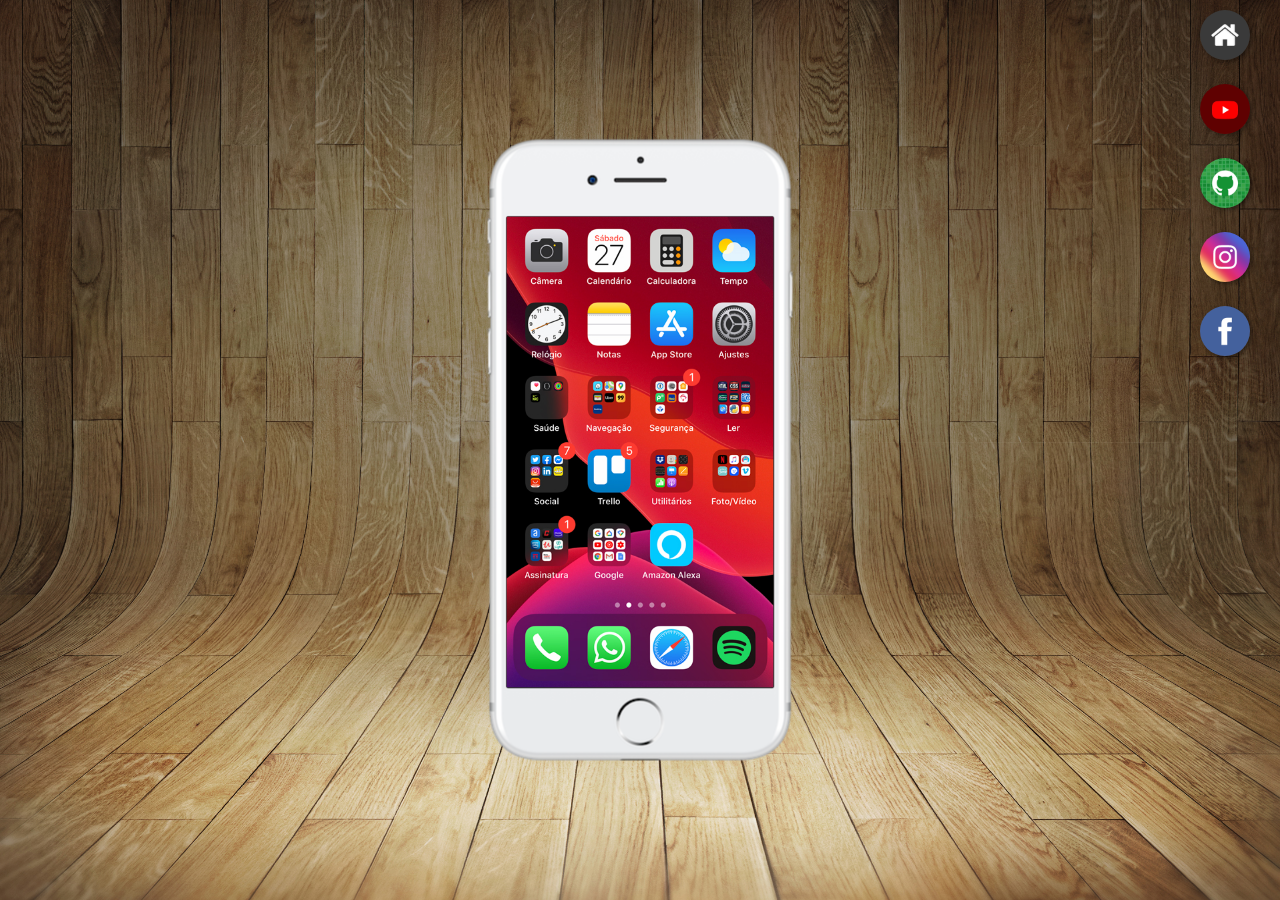
<file: index.html>
<!DOCTYPE html>
<html lang="pt-br">
<head>
    <meta charset="UTF-8">
    <meta name="viewport" content="width=device-width, initial-scale=1.0">
    <link rel="shortcut icon" href="favicon.ico" type="image/x-icon">
    <link rel="stylesheet" href="/estilos/style.css">
    <title>Projetos Redes Sociais</title>
</head>
<body>
    <main>
        <section id="telefone">
            <iframe src="home.html" name="tela" id="tela" frameborder="0">
                Seu navegador não é compatível com isso.
            </iframe>
        </section>
        <section id="redes-sociais">
            <a href="home.html" target="tela"> <img src="imagens/logo-home.jpg" alt="Home"></a><br>
            
            <a href="youtube.html" target="tela"><img src="imagens/logo-youtube.jpg" alt="Youtube"></a><br>
            
            <a href="github.html" target="tela"><img src="imagens/logo-github.jpg" alt="GitHub"></a><br>
            
            <a href="instagram.html" target="tela"><img src="imagens/logo-instagram.jpg" alt="Instagram"></a><br>
            
            <a href="facebook.html" target="tela"><img src="imagens/logo-facebook.jpg" alt="Facebook"></a><br>
        </section>
    </main>
</body>
</html>
</file>
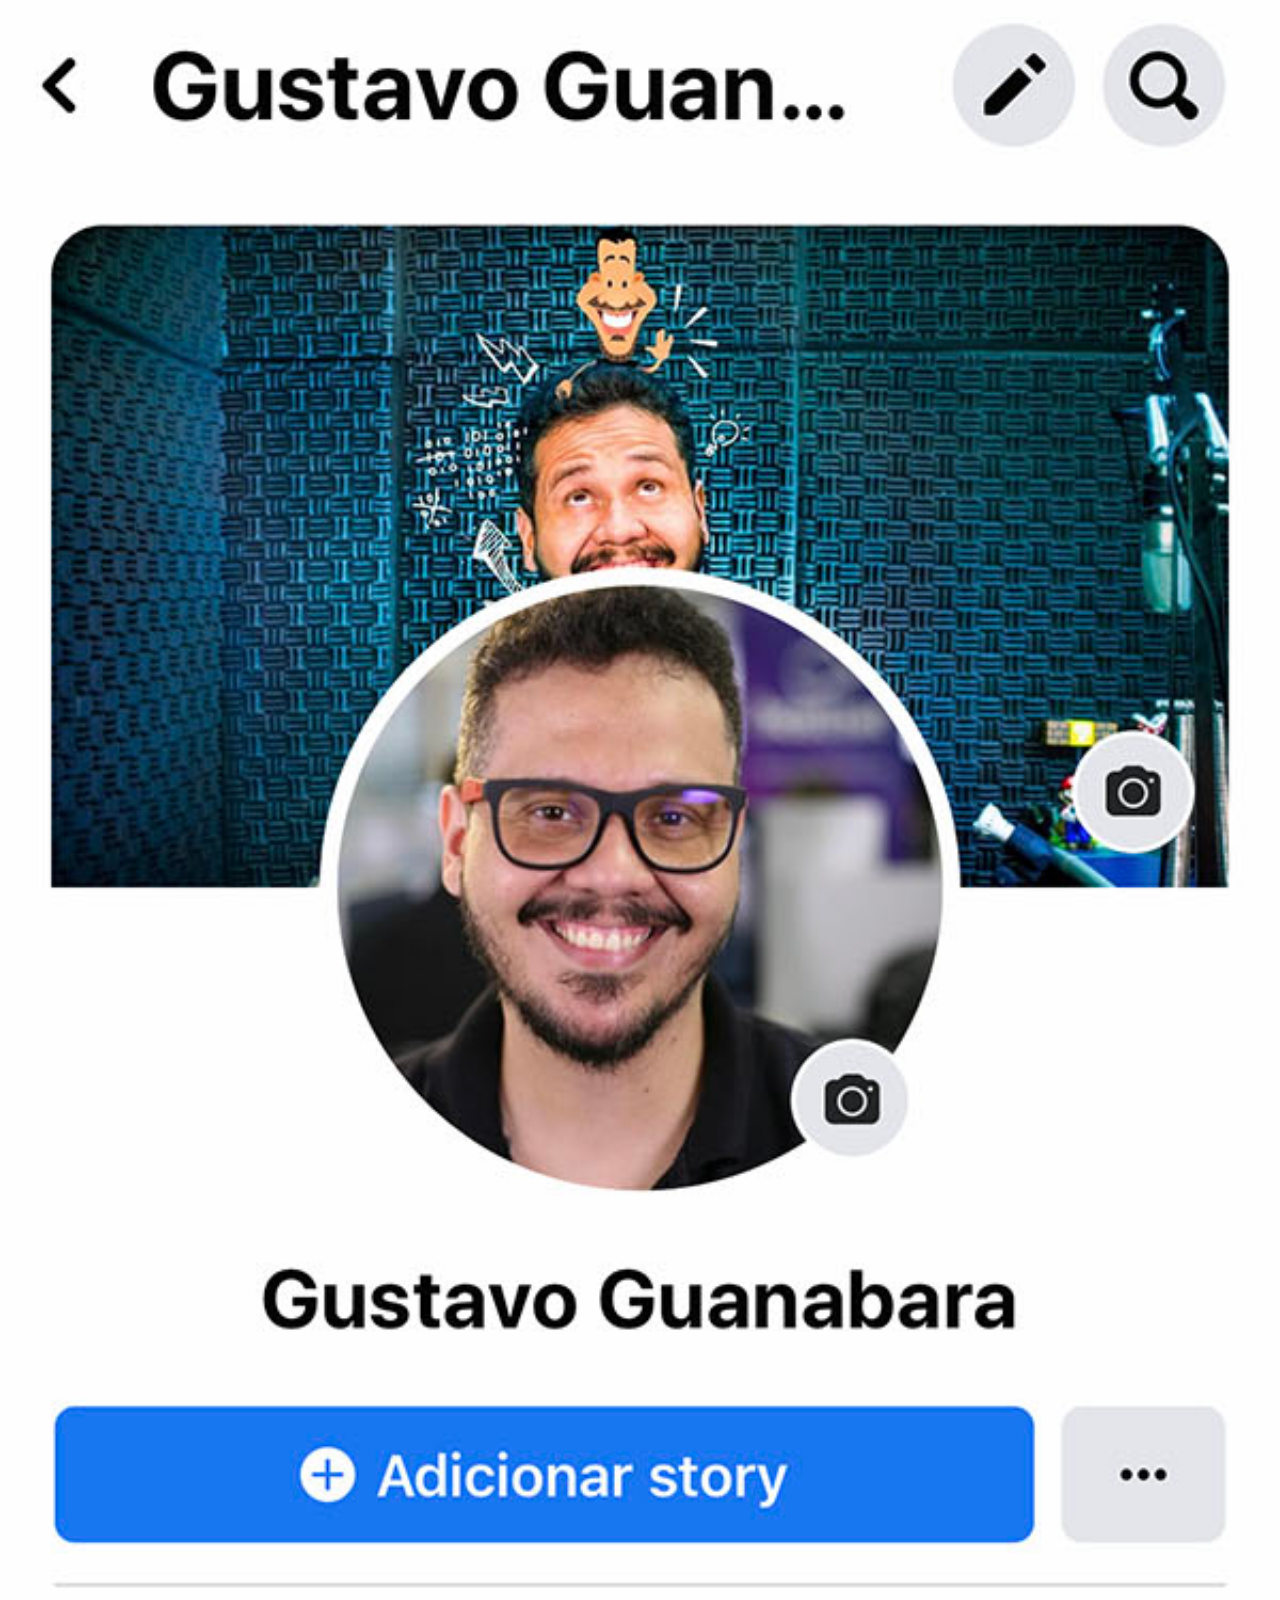
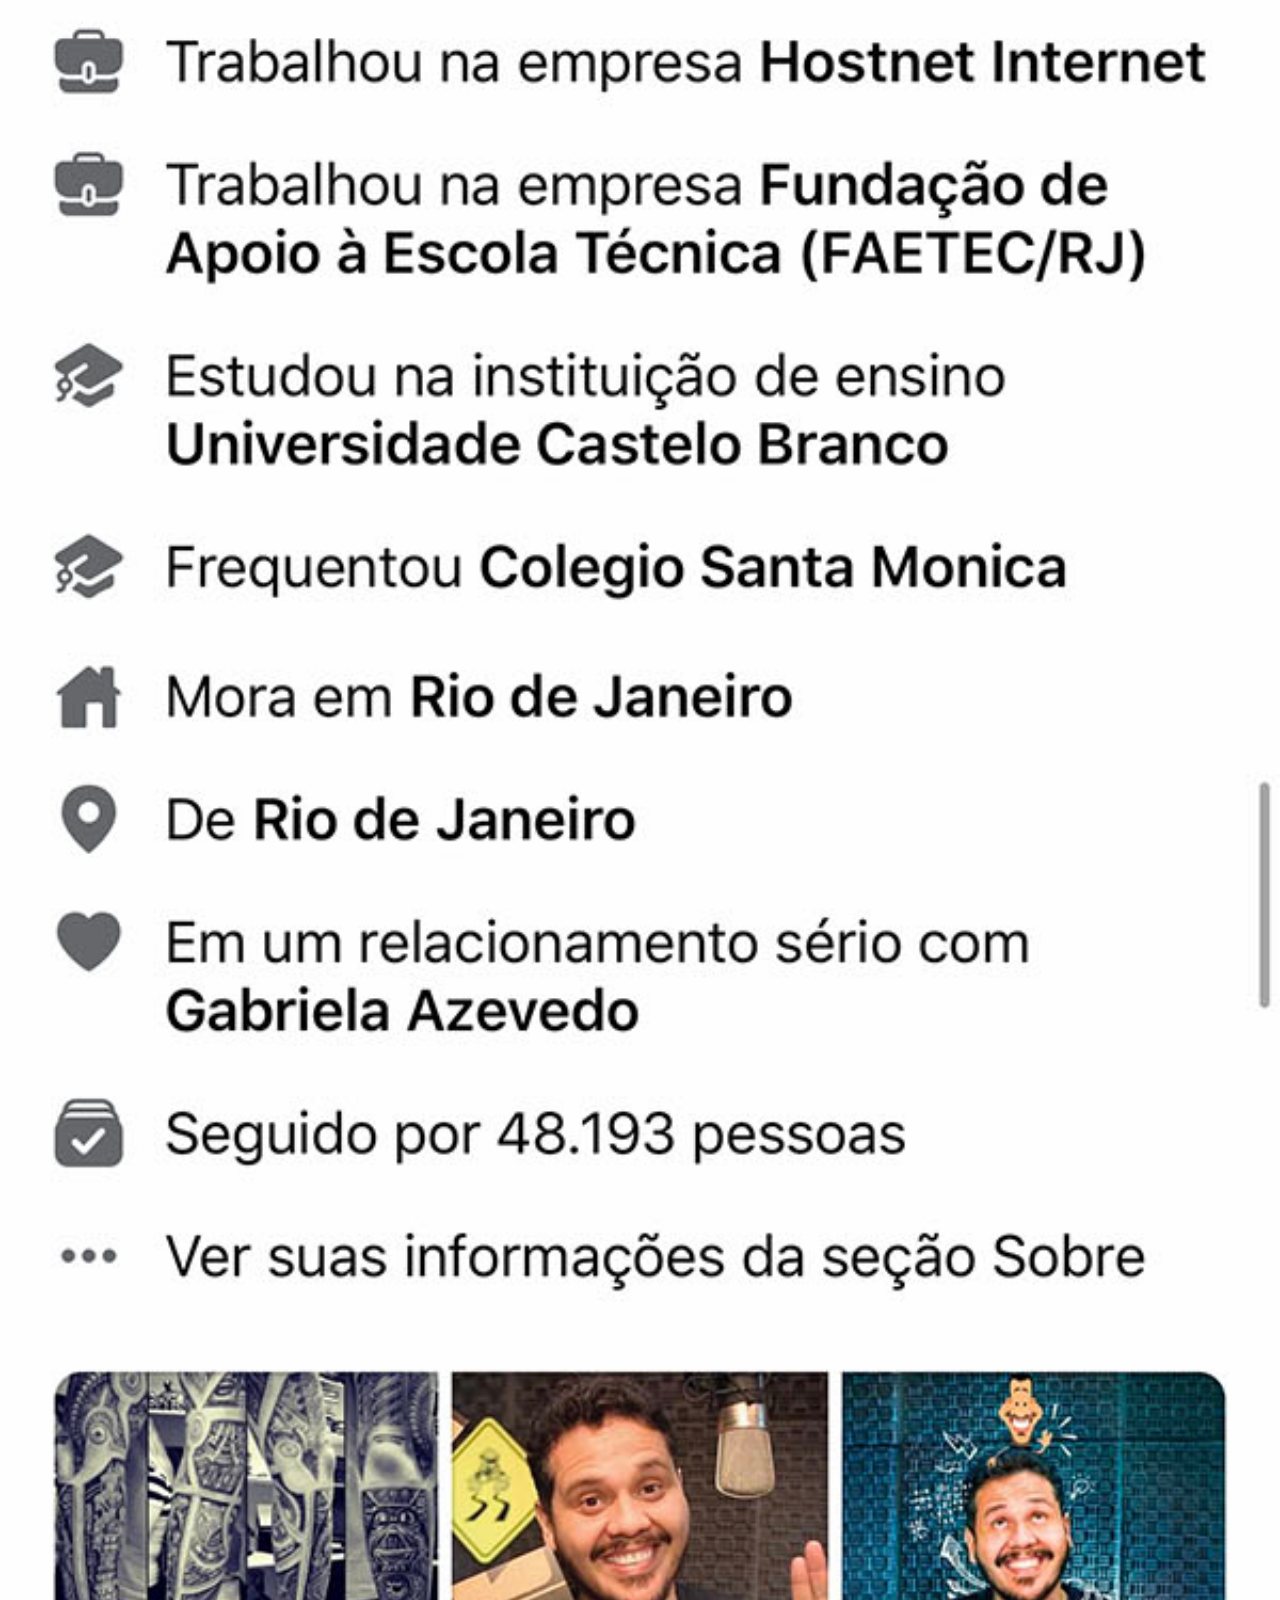
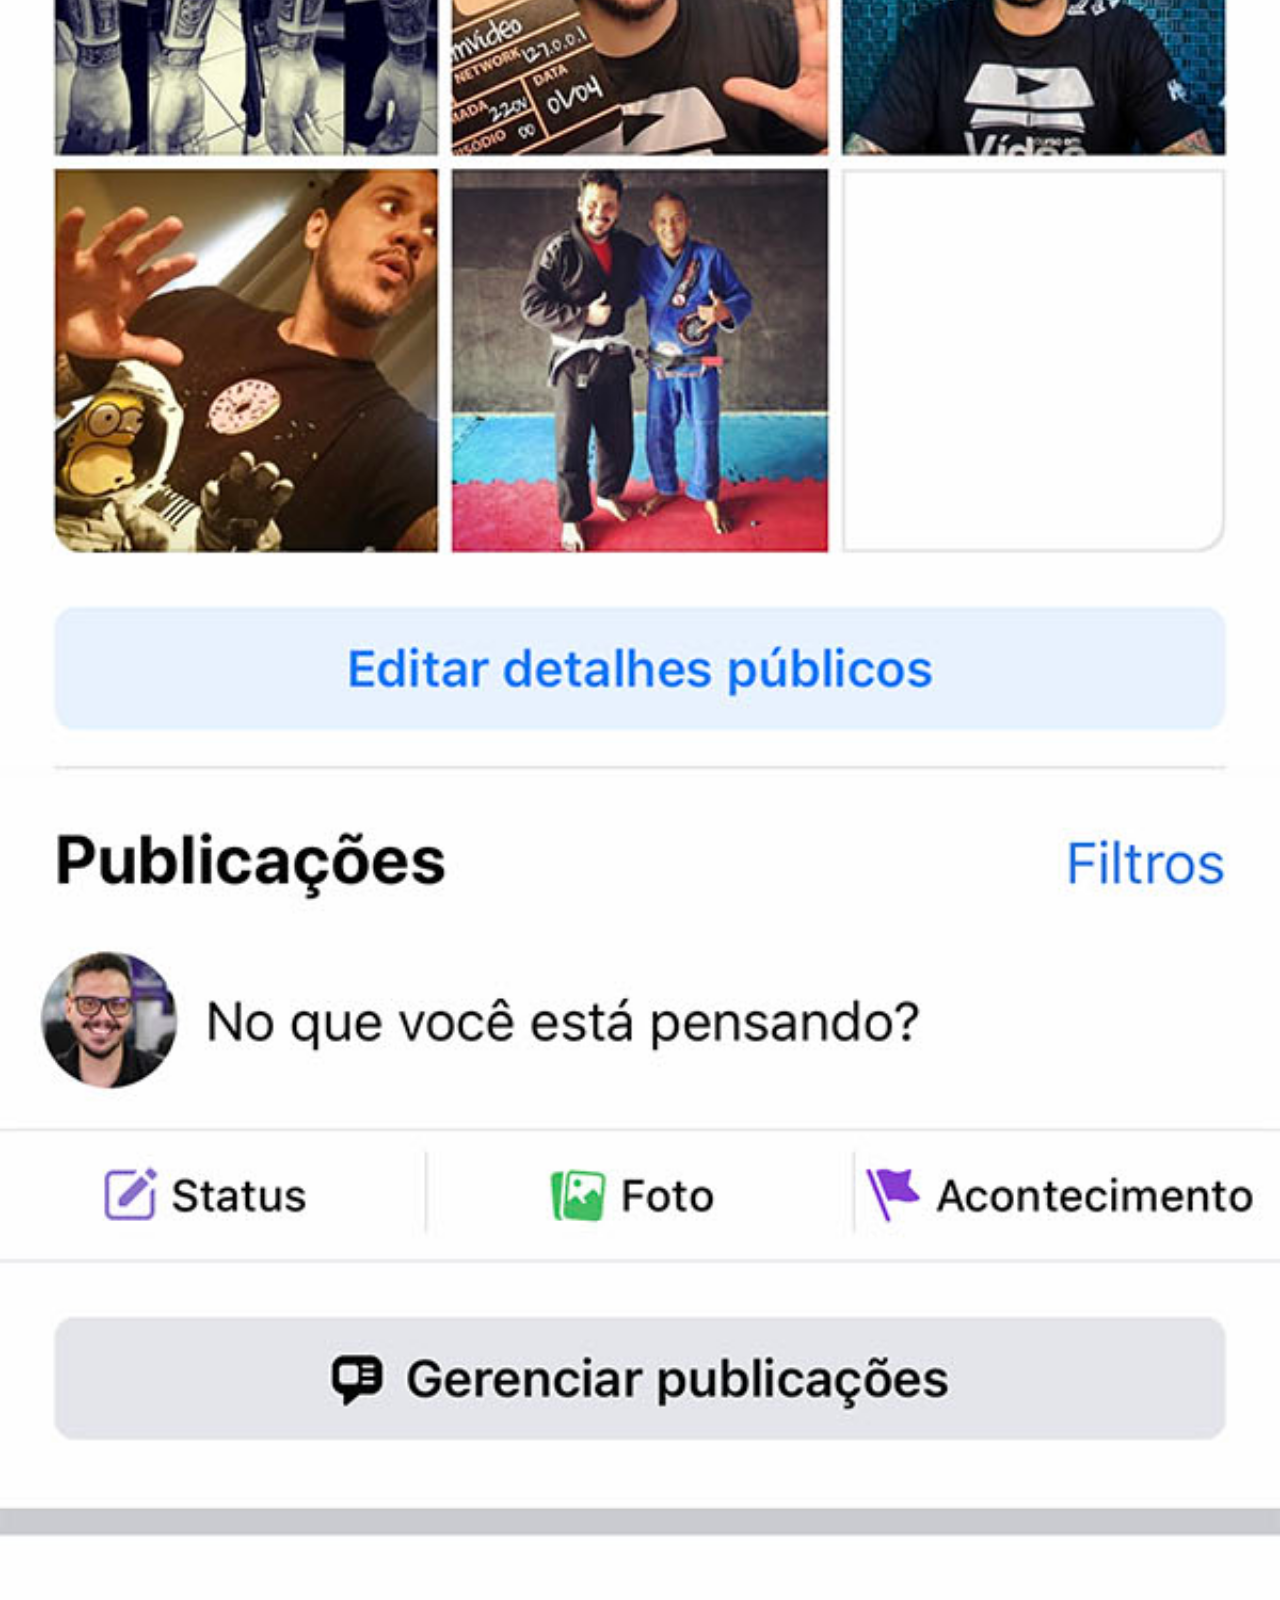
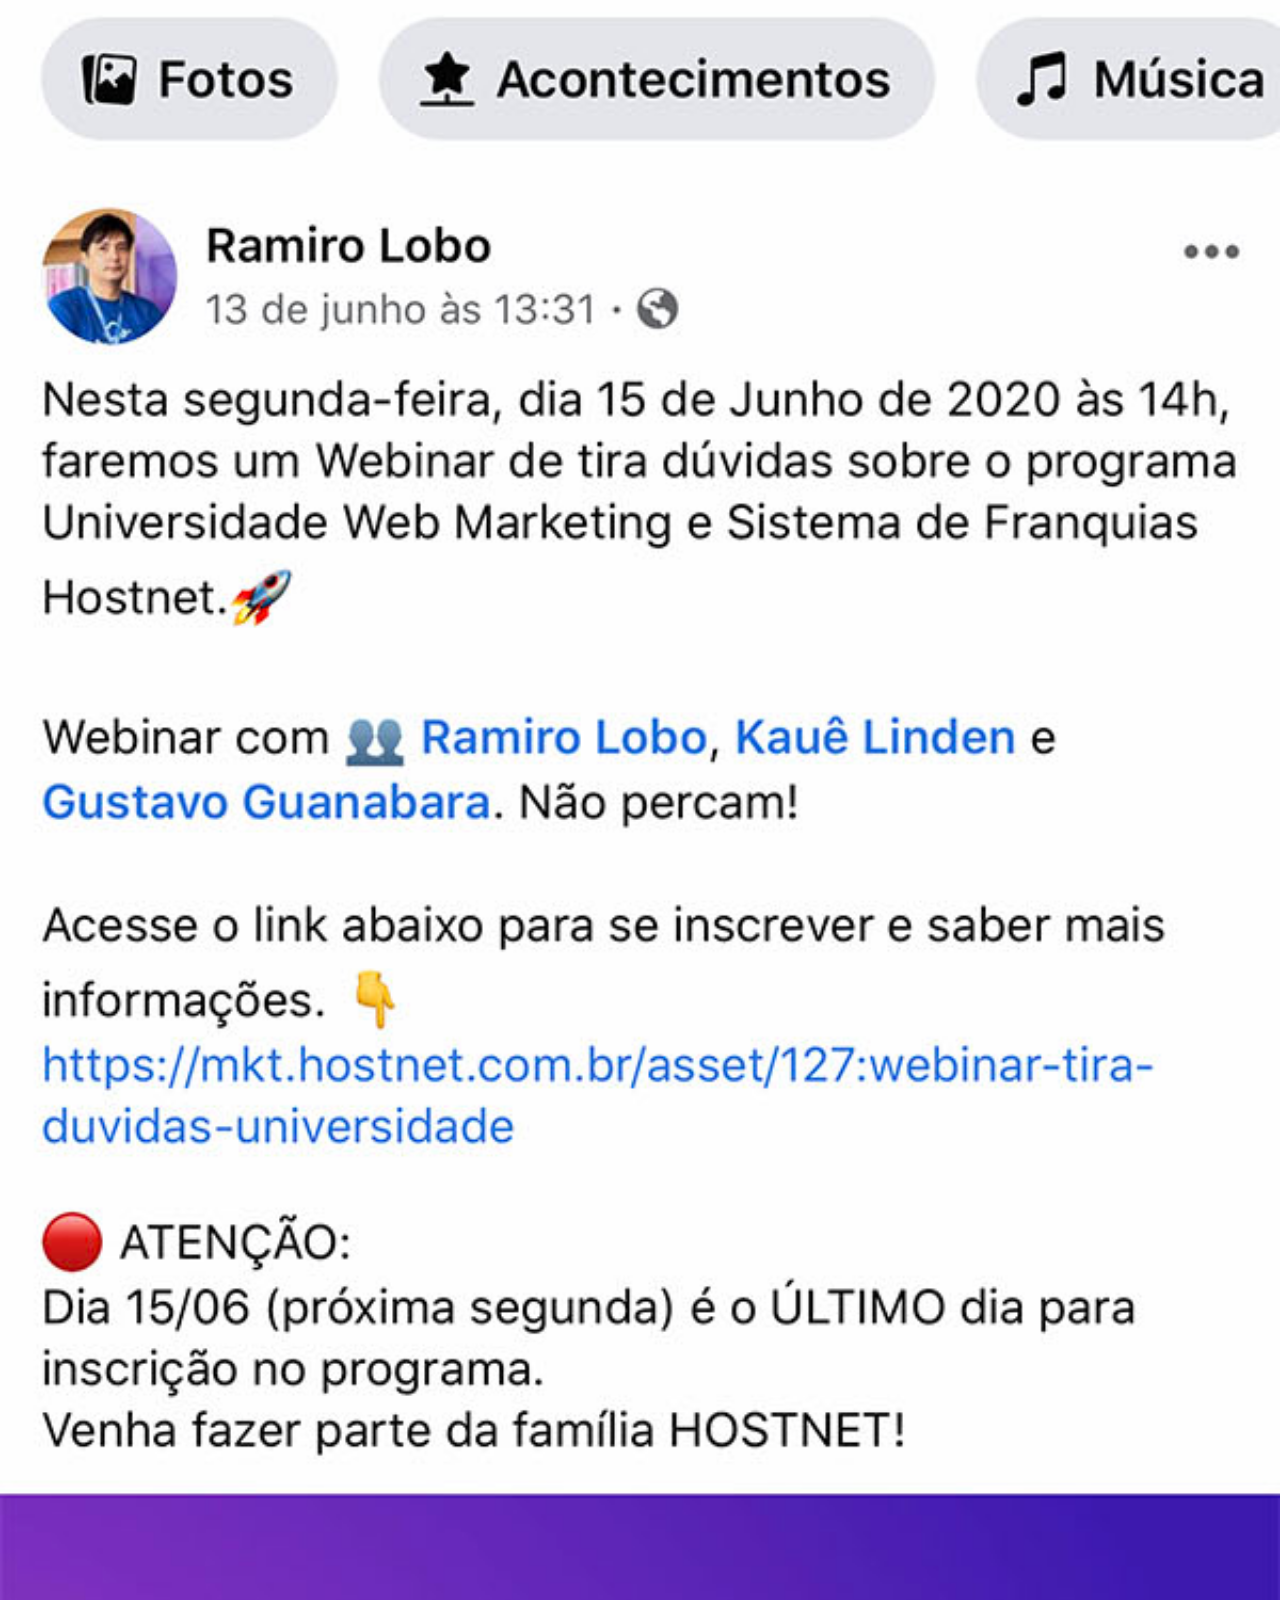
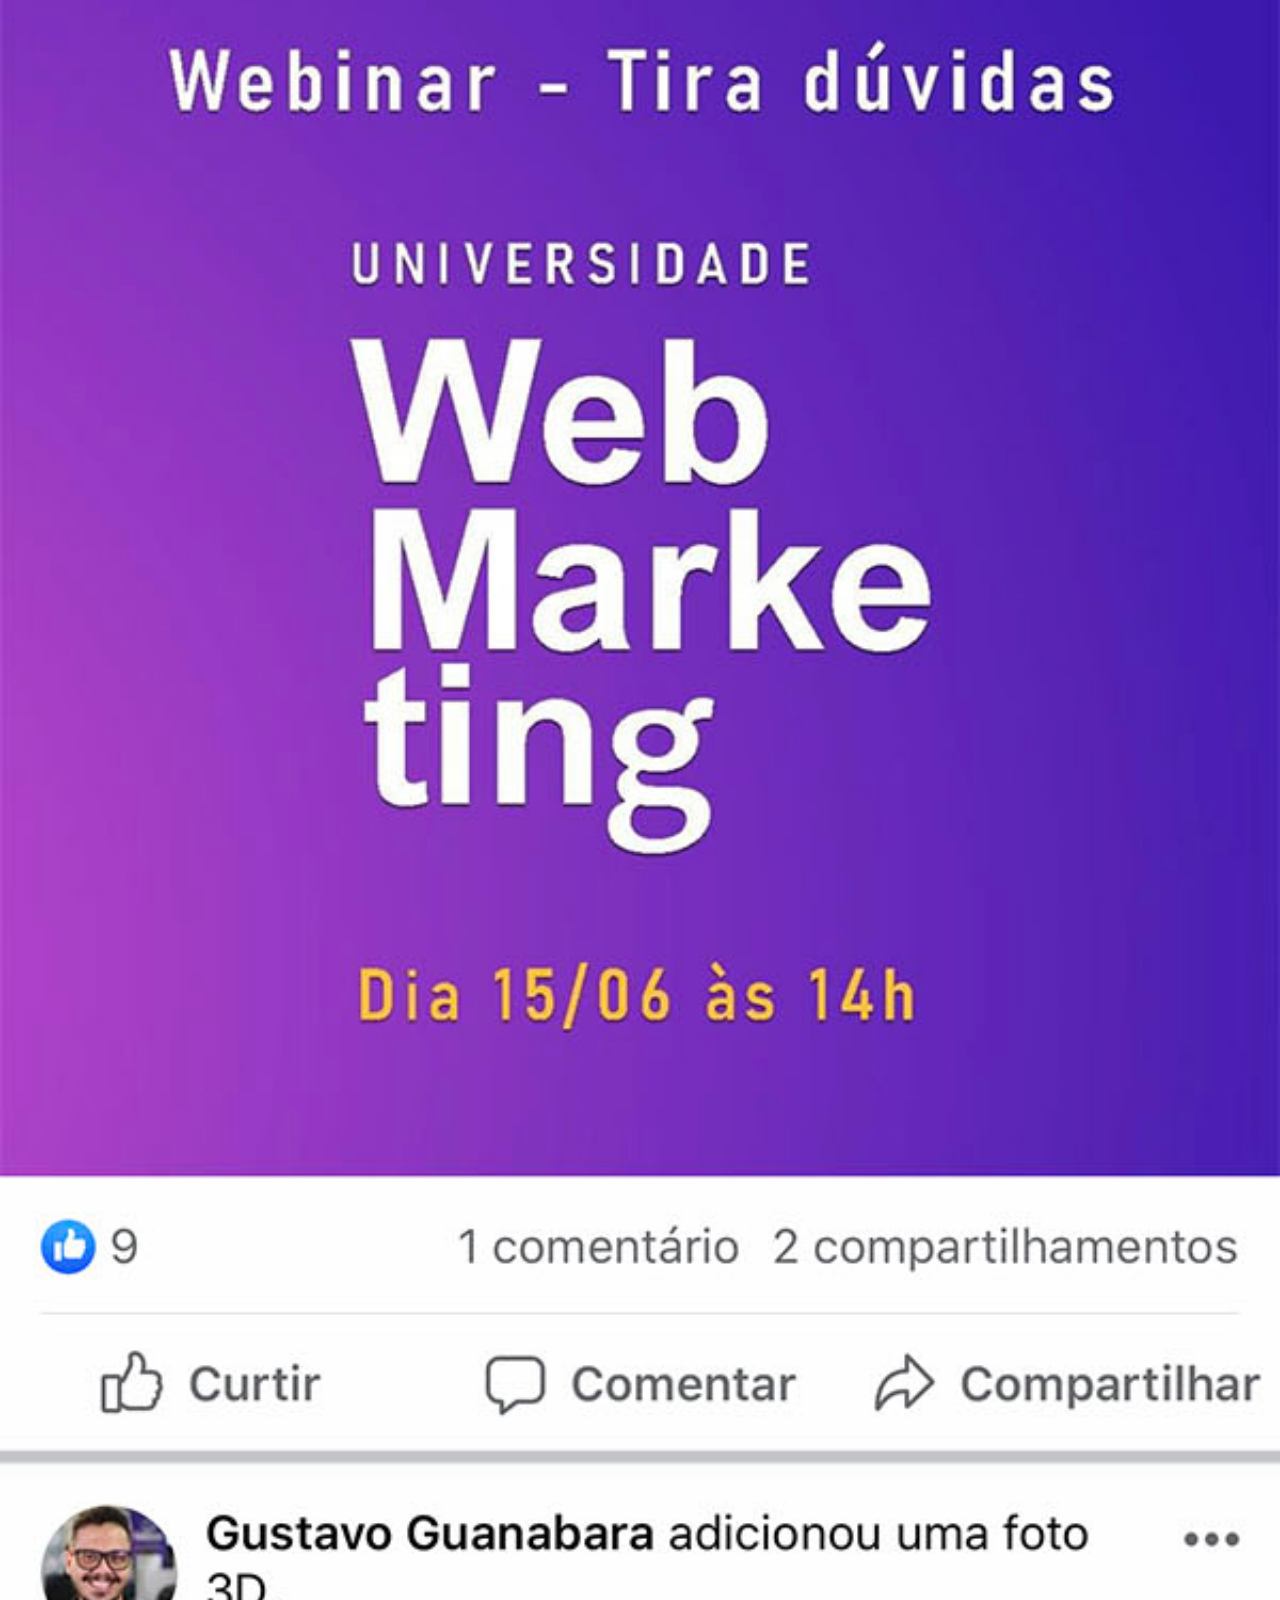
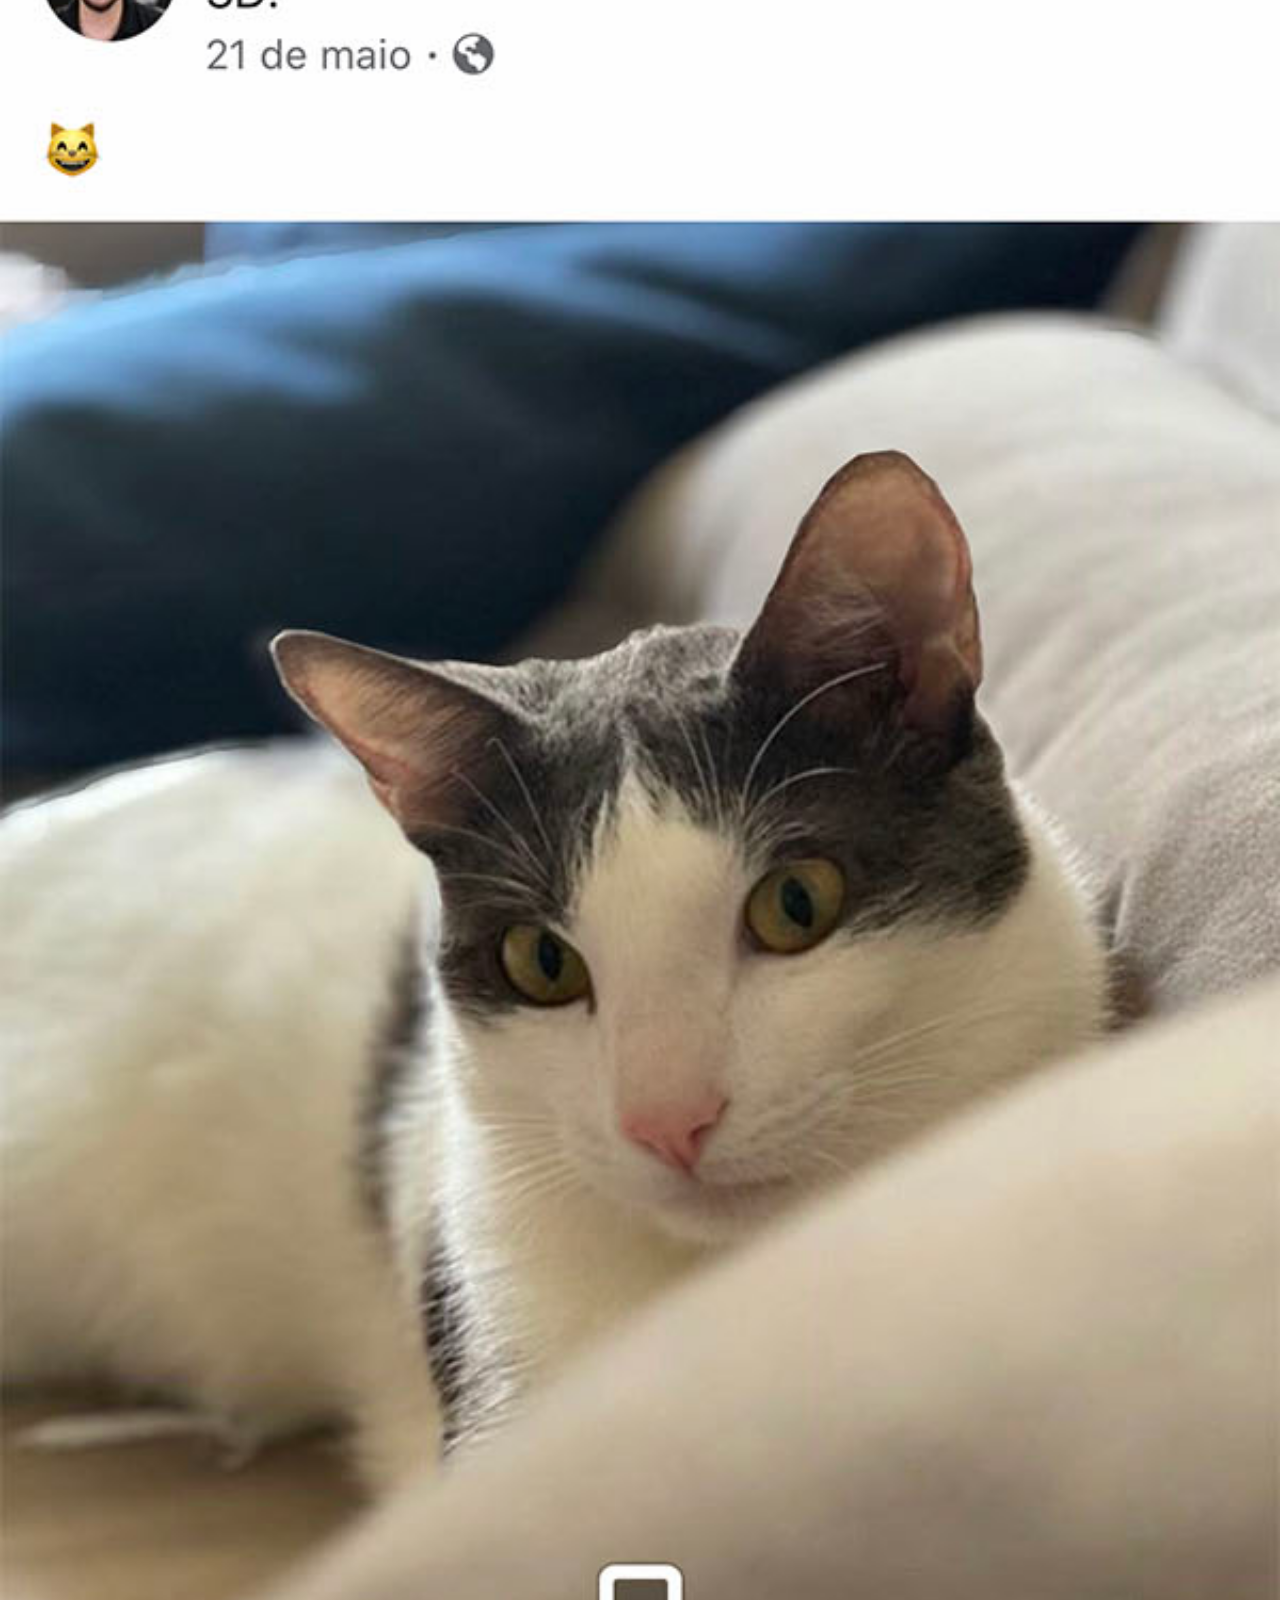
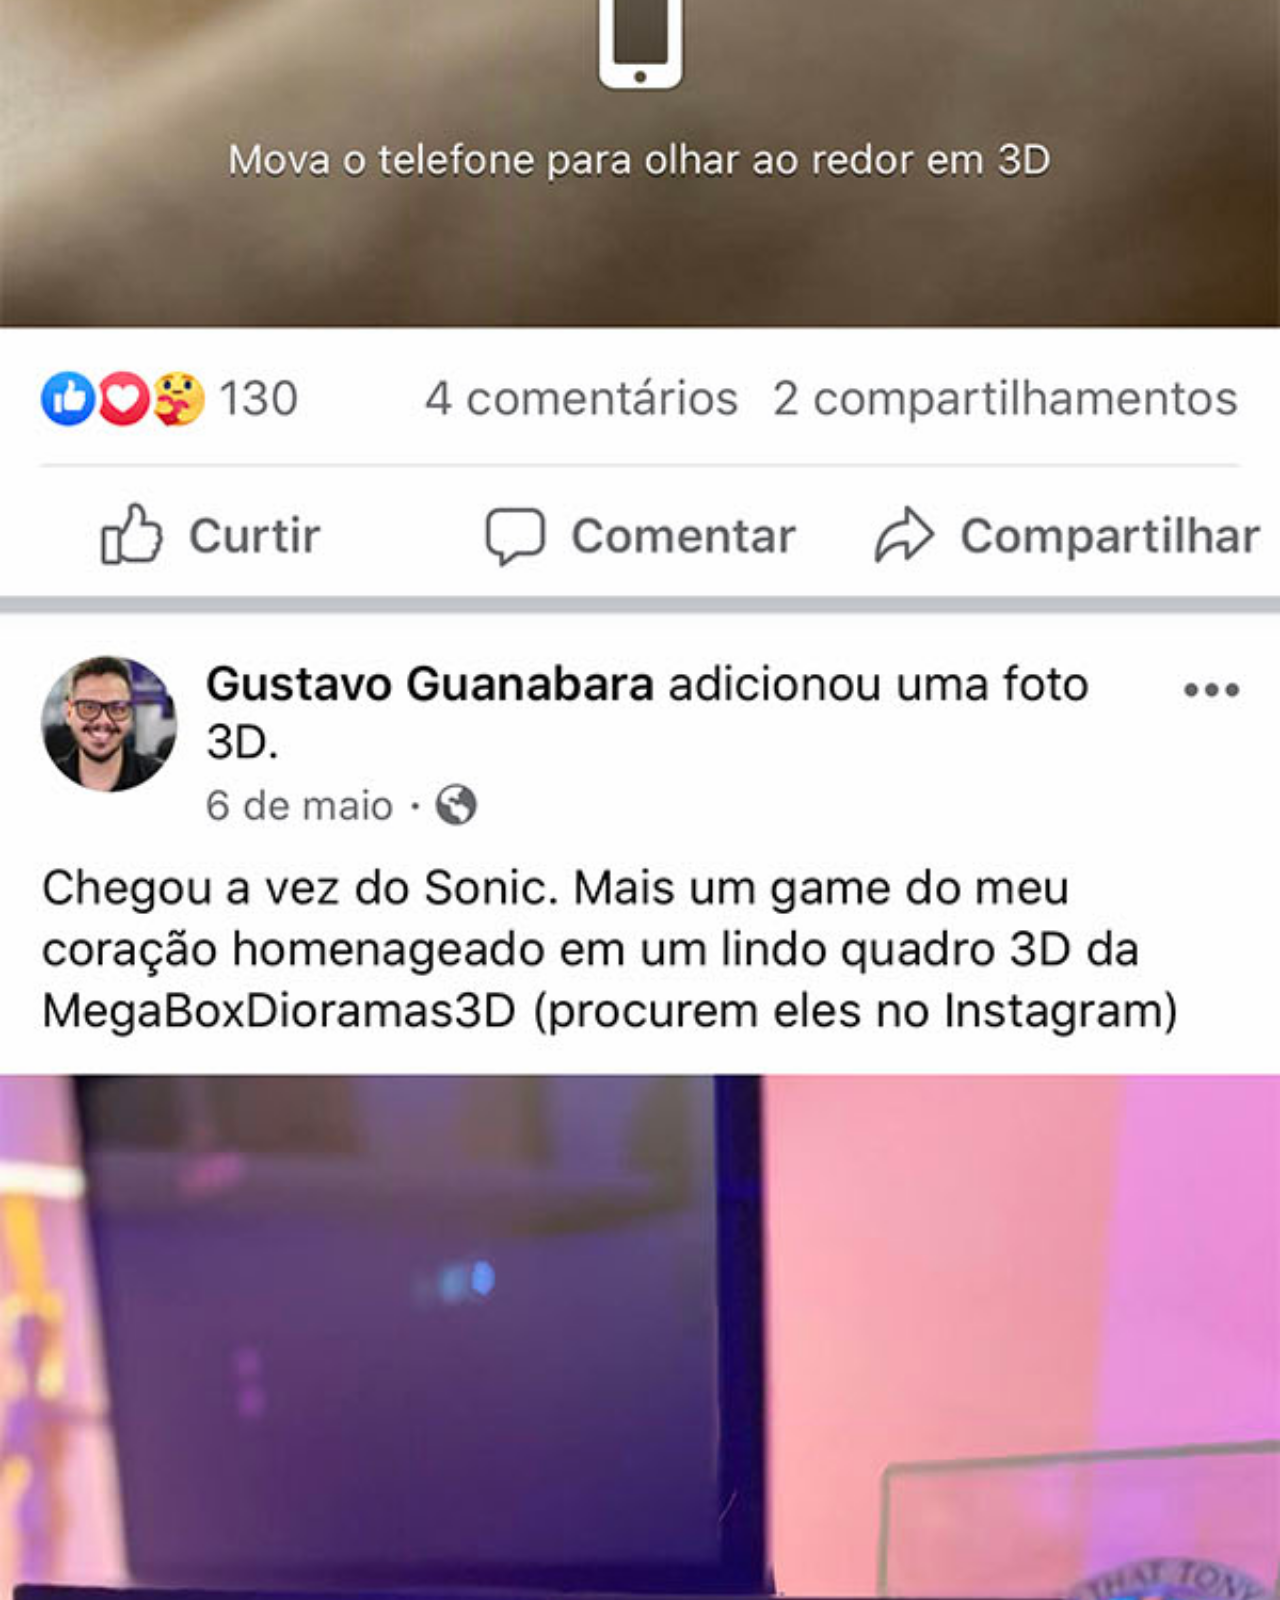
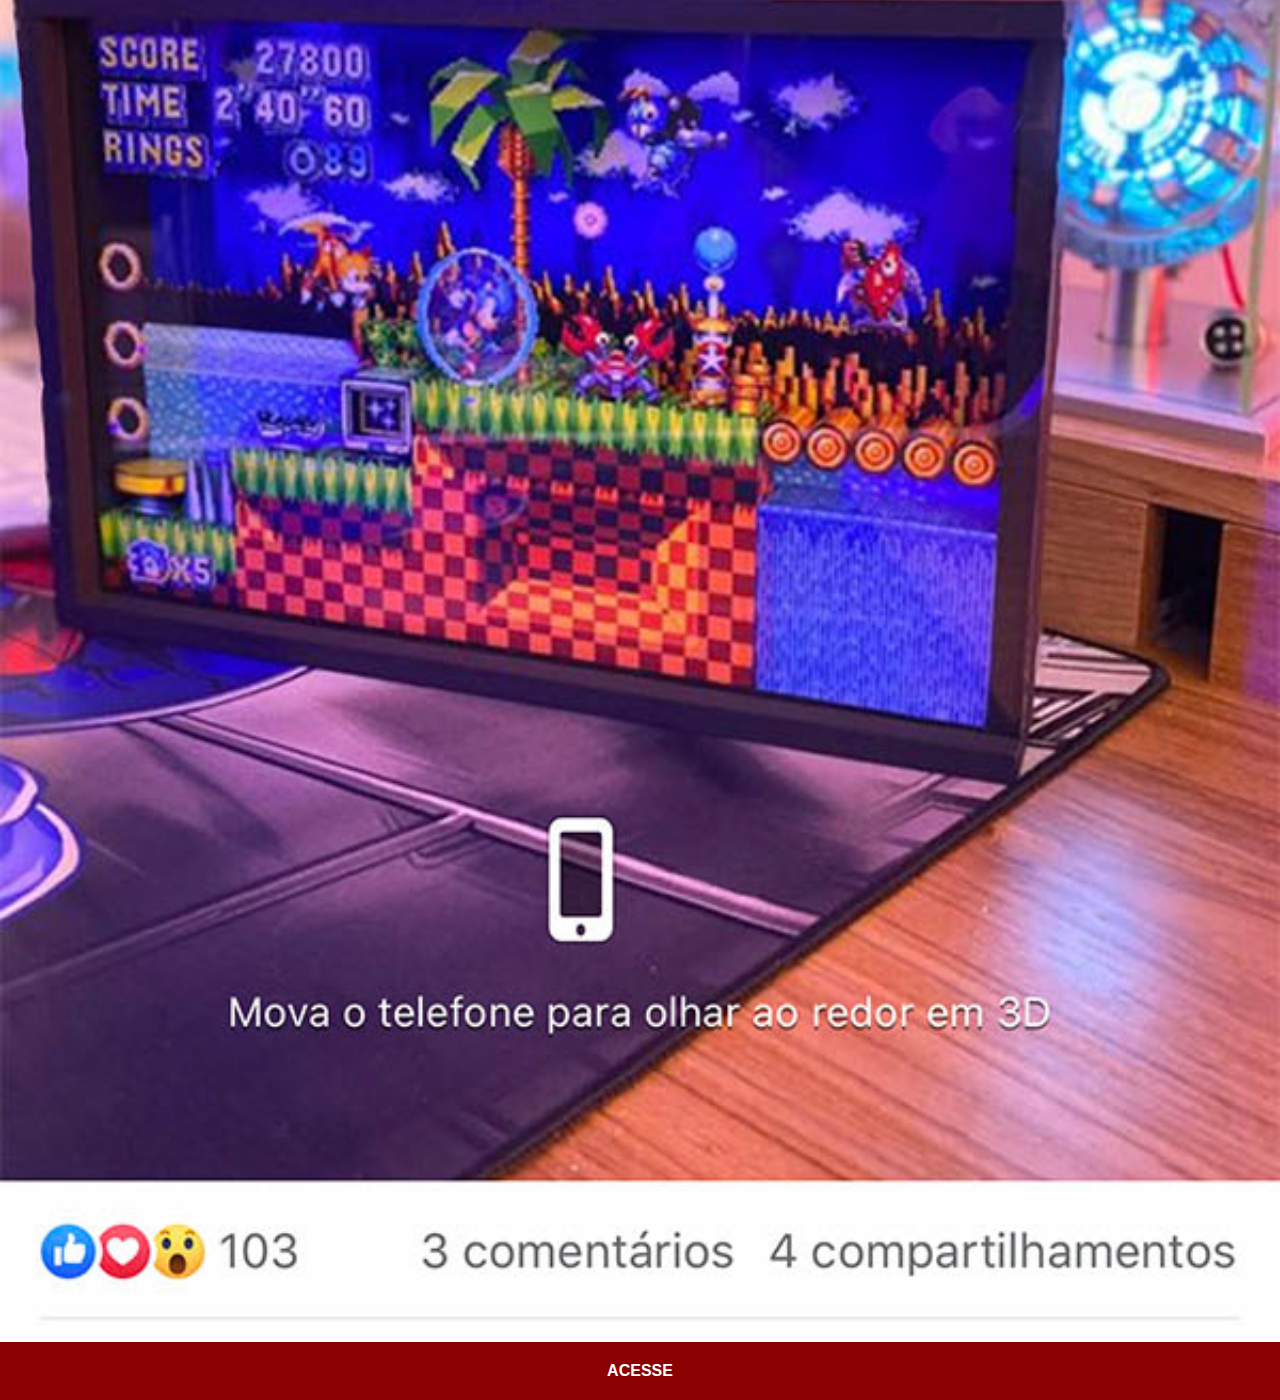
<file: facebook.html>
<!DOCTYPE html>
<html lang="pt-br">
<head>
    <meta charset="UTF-8">
    <meta name="viewport" content="width=device-width, initial-scale=1.0">
    <title>Facebook</title>
    <link rel="stylesheet" href="estilos/social.css">
</head>
<body>
    <img src="imagens/tela-facebook.jpg" alt="Facebook">
    <a href="https://web.facebook.com/gustavoguanabara?_rdc=1&_rdr#" target="_blank">ACESSE</a>
</body>
</html>
</file>
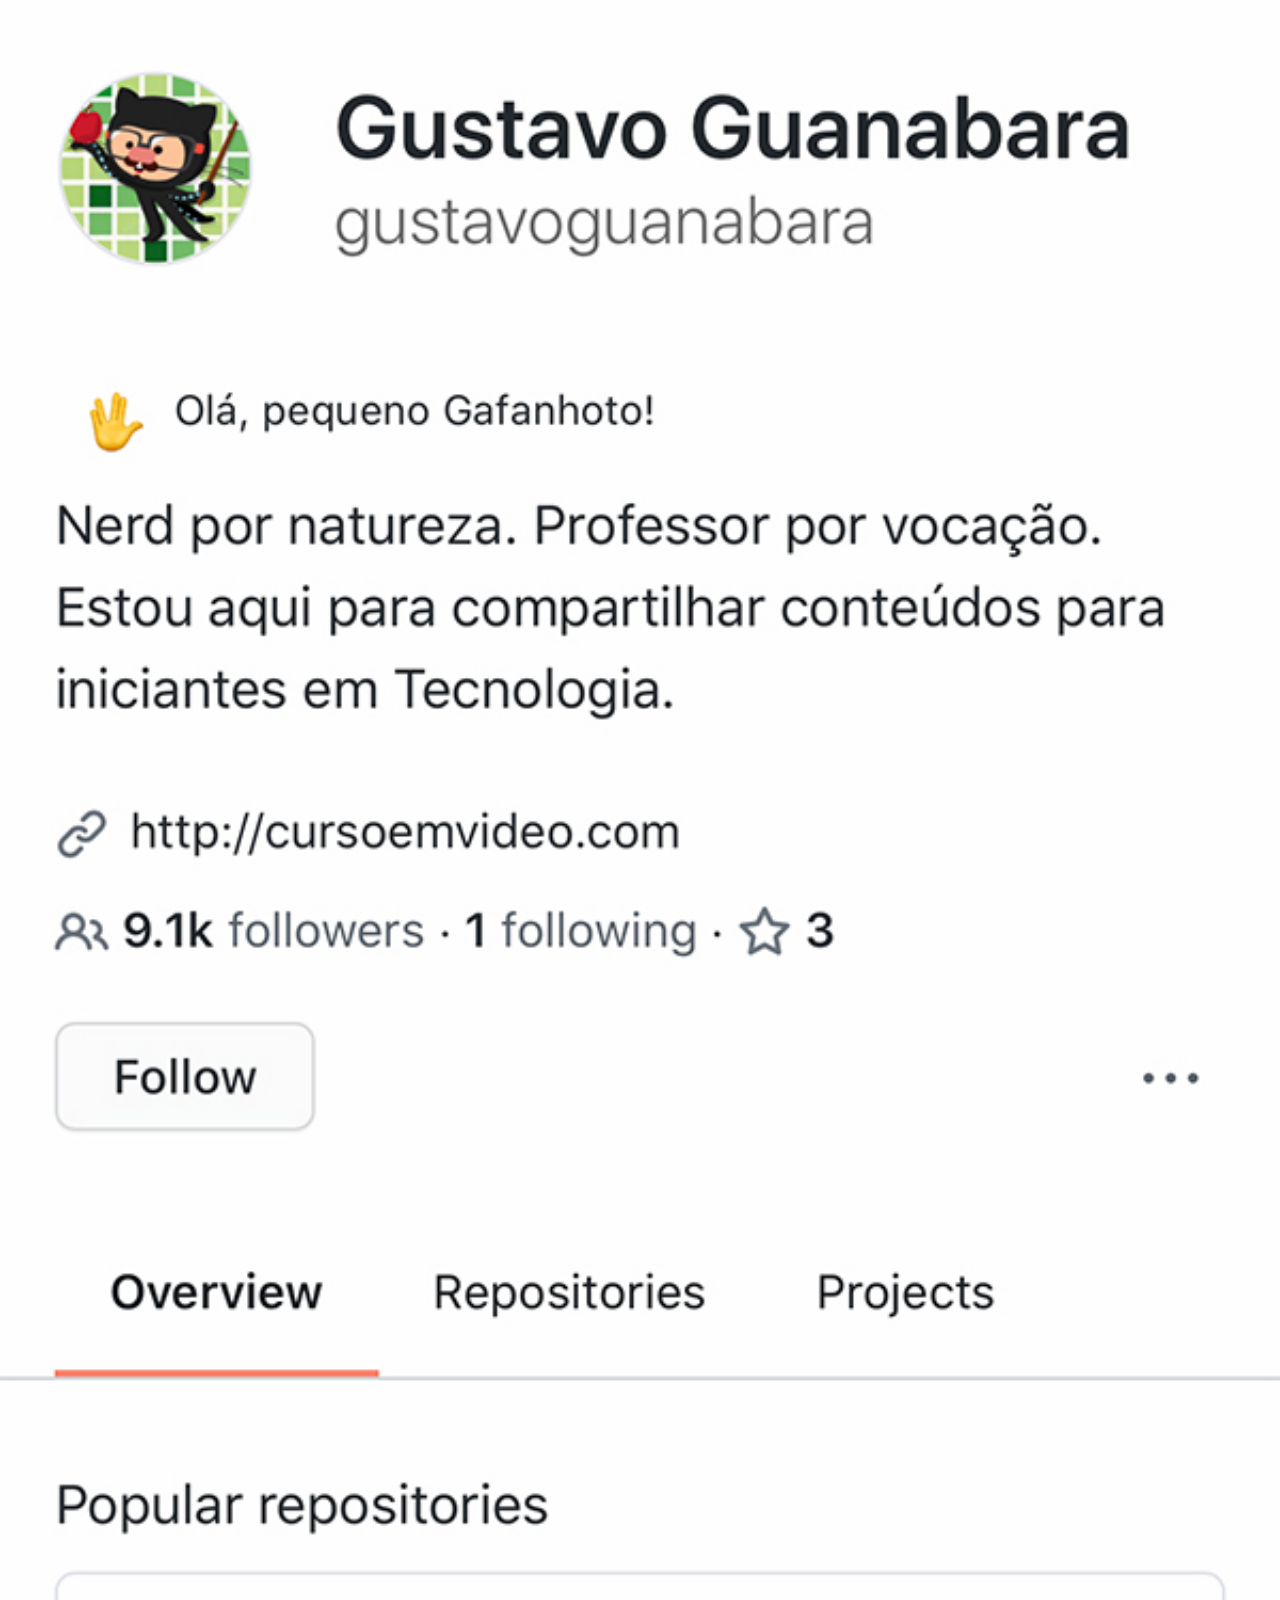
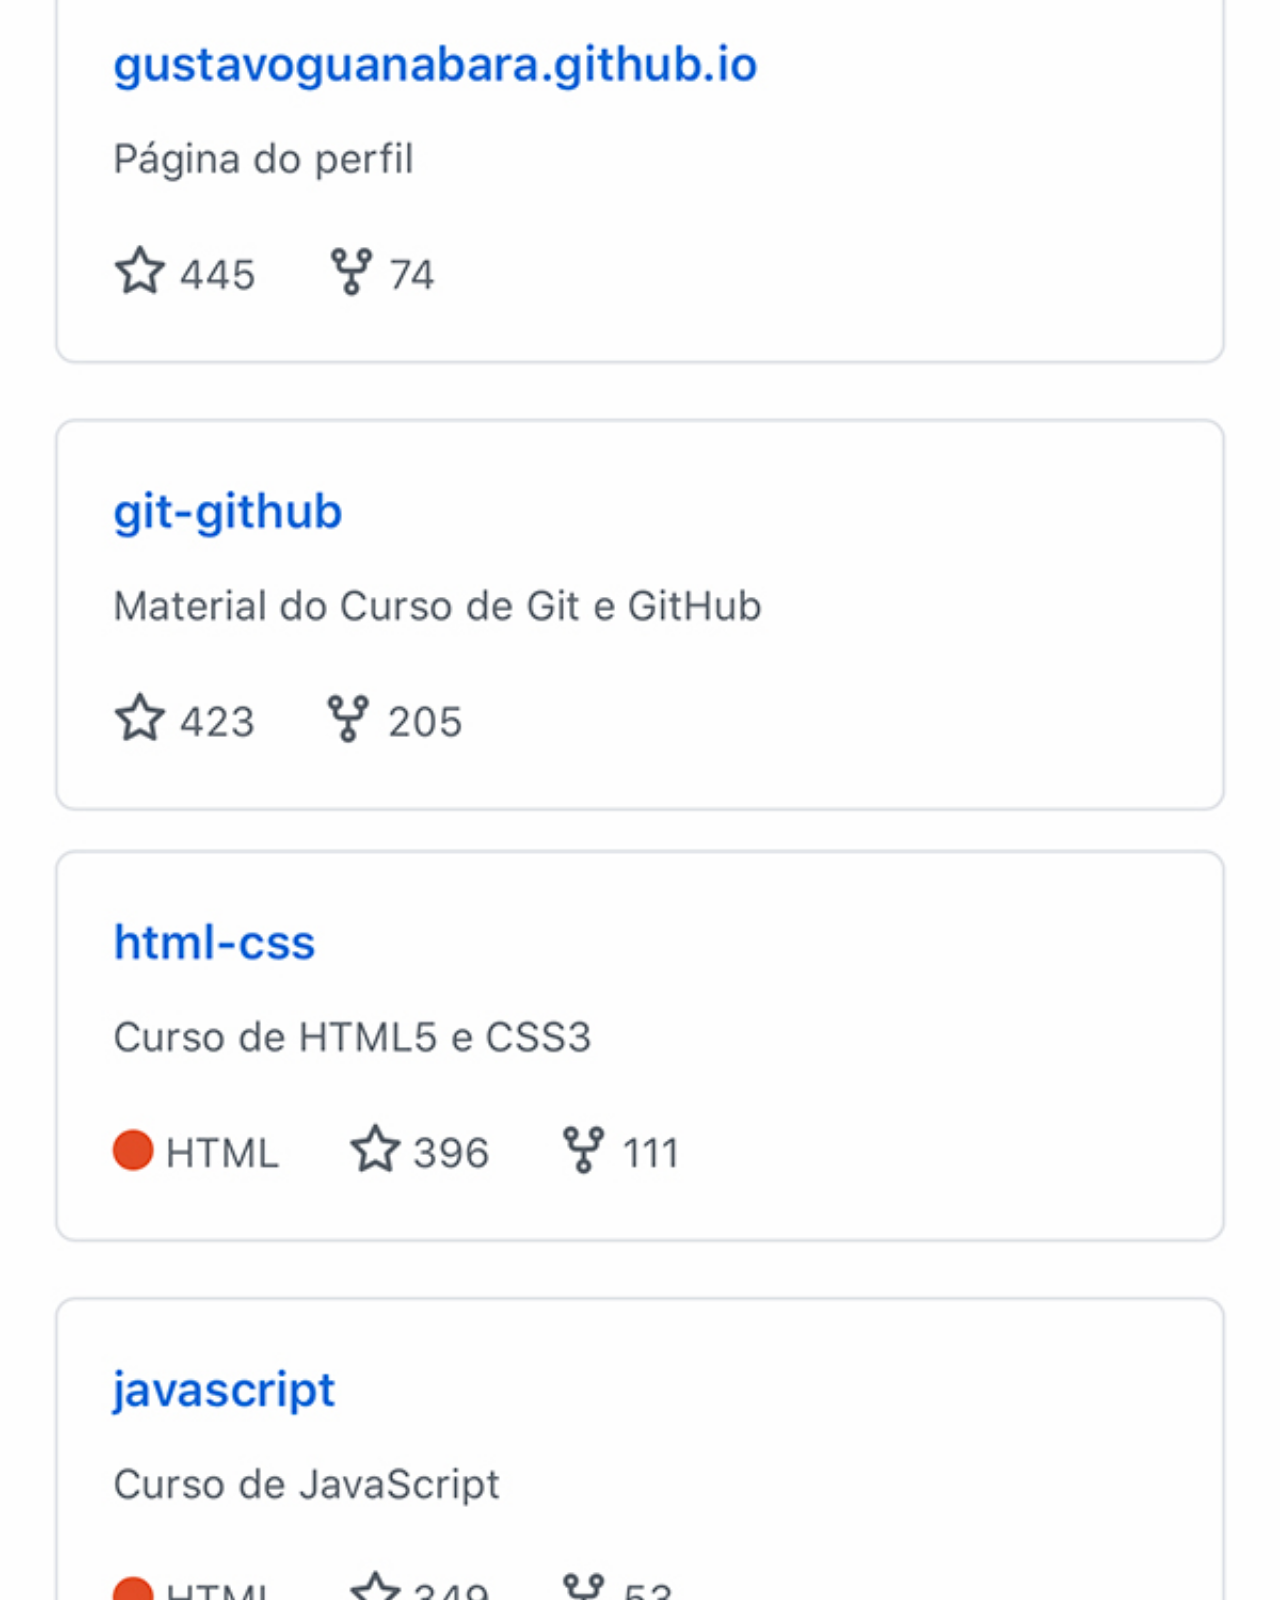
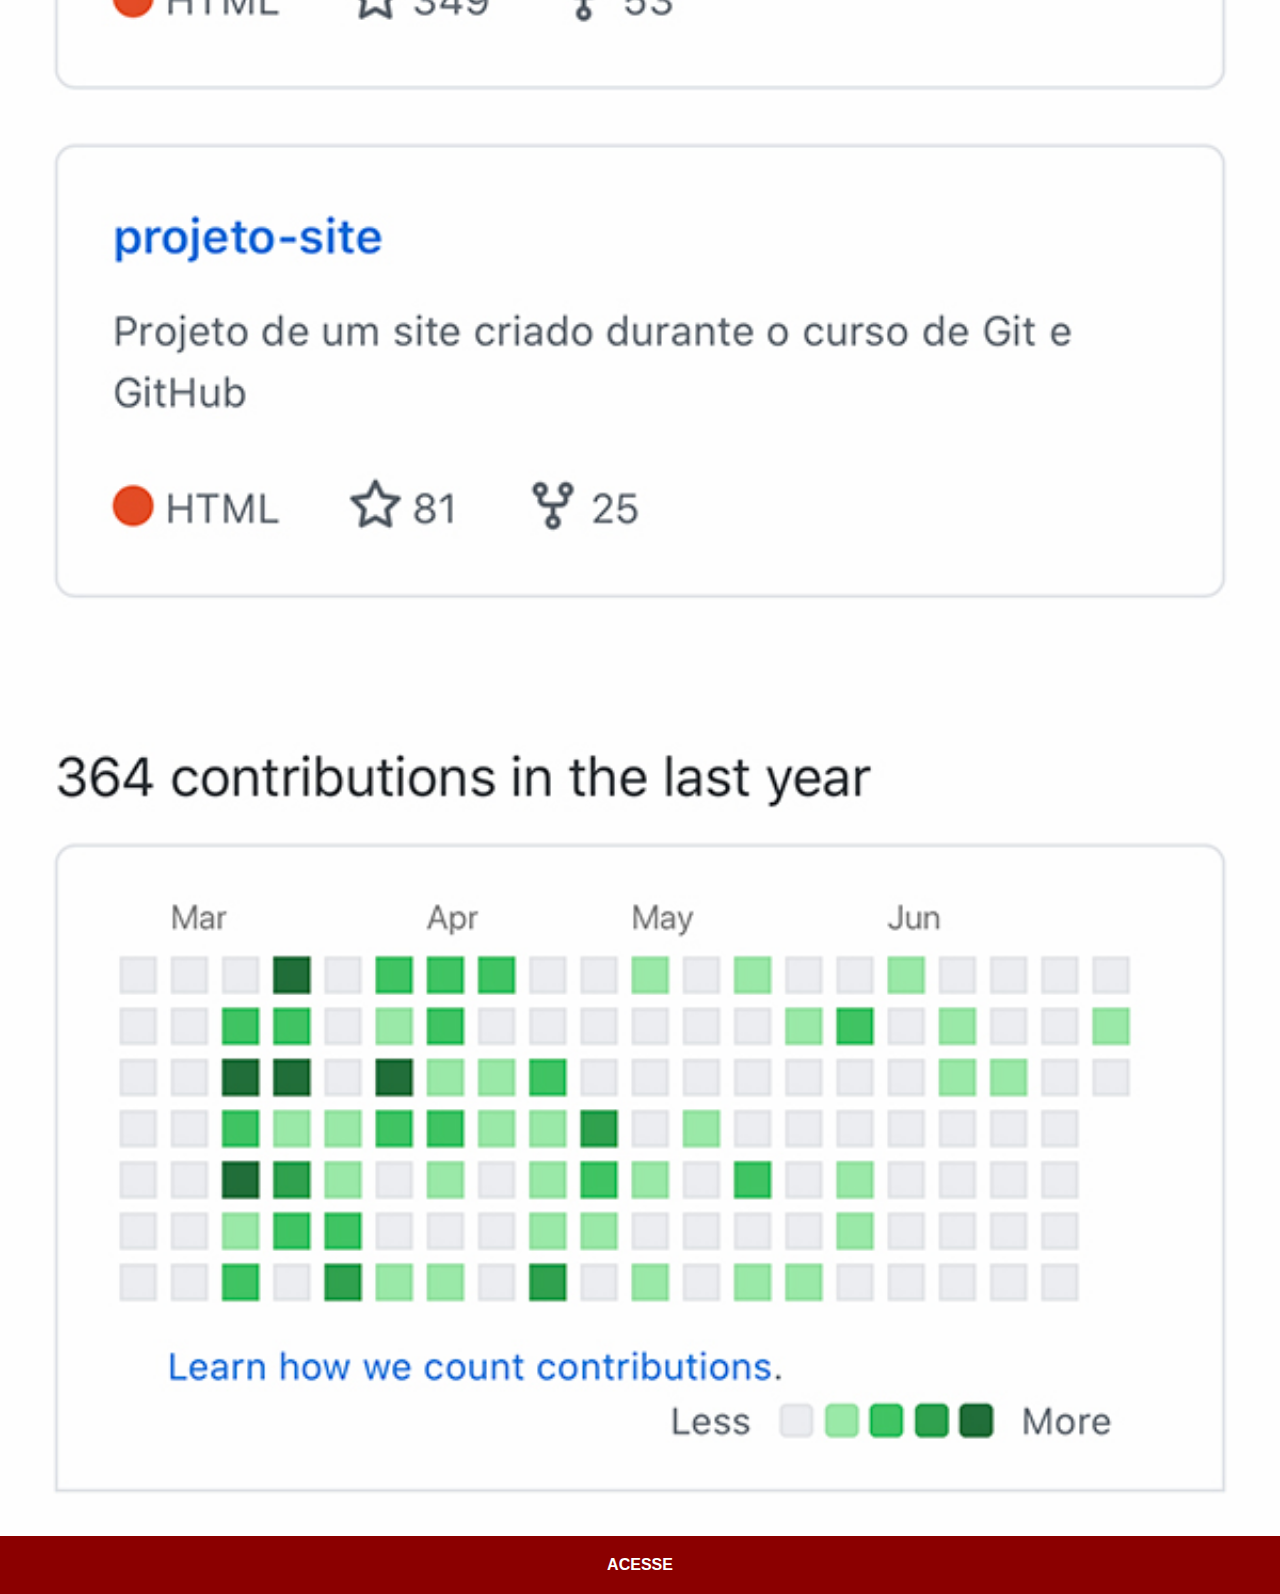
<file: github.html>
<!DOCTYPE html>
<html lang="pt-br">
<head>
    <meta charset="UTF-8">
    <meta name="viewport" content="width=device-width, initial-scale=1.0">
    <title>GitHub</title>
    <link rel="stylesheet" href="estilos/social.css">
</head>
<body>
    <img src="imagens/tela-github.jpg" alt="GitHub">
    <a href="https://github.com/gustavoguanabara" target="_blank">ACESSE</a>
</body>
</html>
</file>
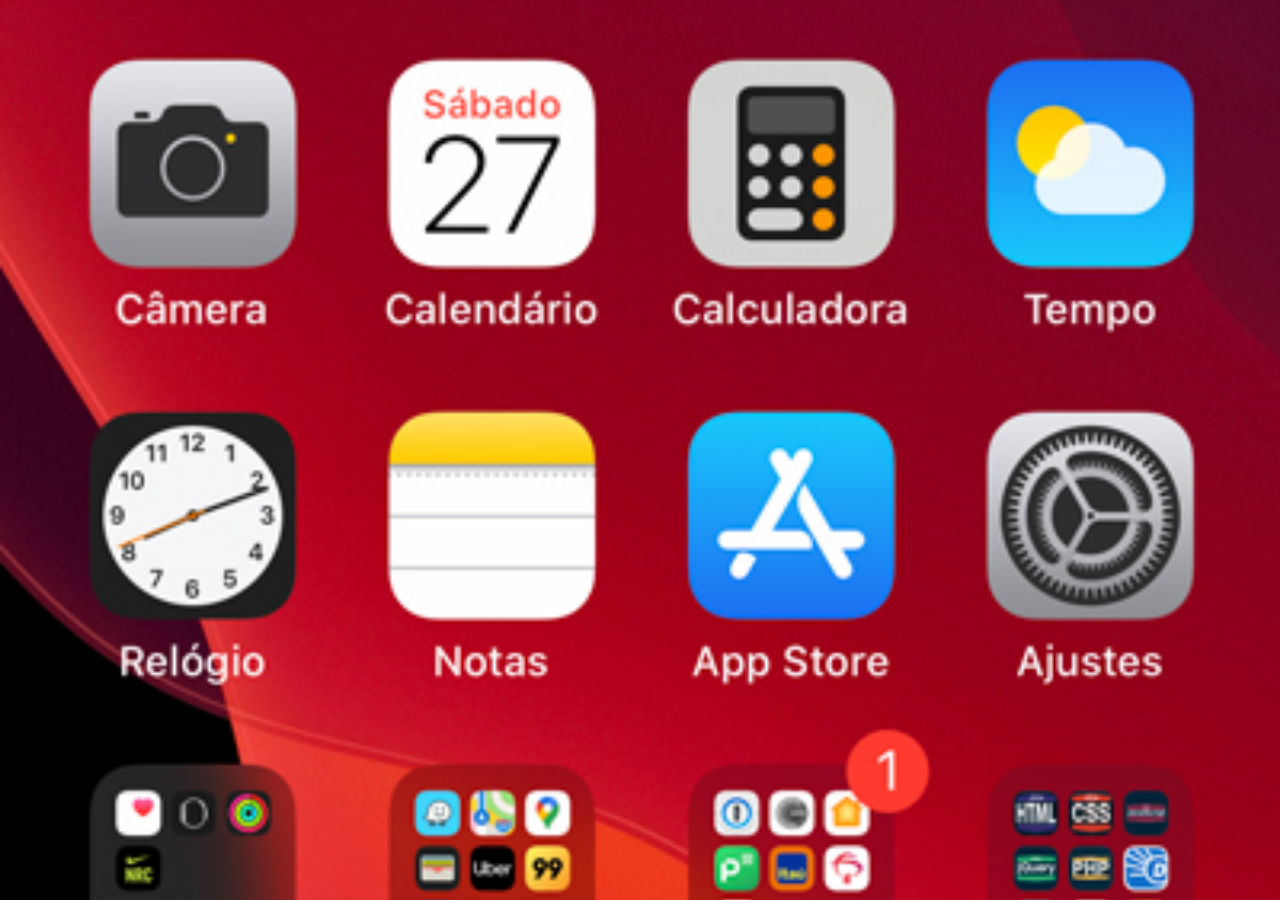
<file: home.html>
<!DOCTYPE html>
<html lang="pt-br">
<head>
    <meta charset="UTF-8">
    <meta name="viewport" content="width=device-width, initial-scale=1.0">
    <title>Home</title>
</head>
    <style>
        *{
            margin: 0px;
            padding: 0px;
        }

        body{
            width: 100vw;
            height: 100vh;
            background: black url(imagens/tela-home.jpg) no-repeat top center;
            background-size: cover; /*Faz a imagem ficar do tamamho do frame*/
        }
    </style>
<body>
</body>
</html>
</file>
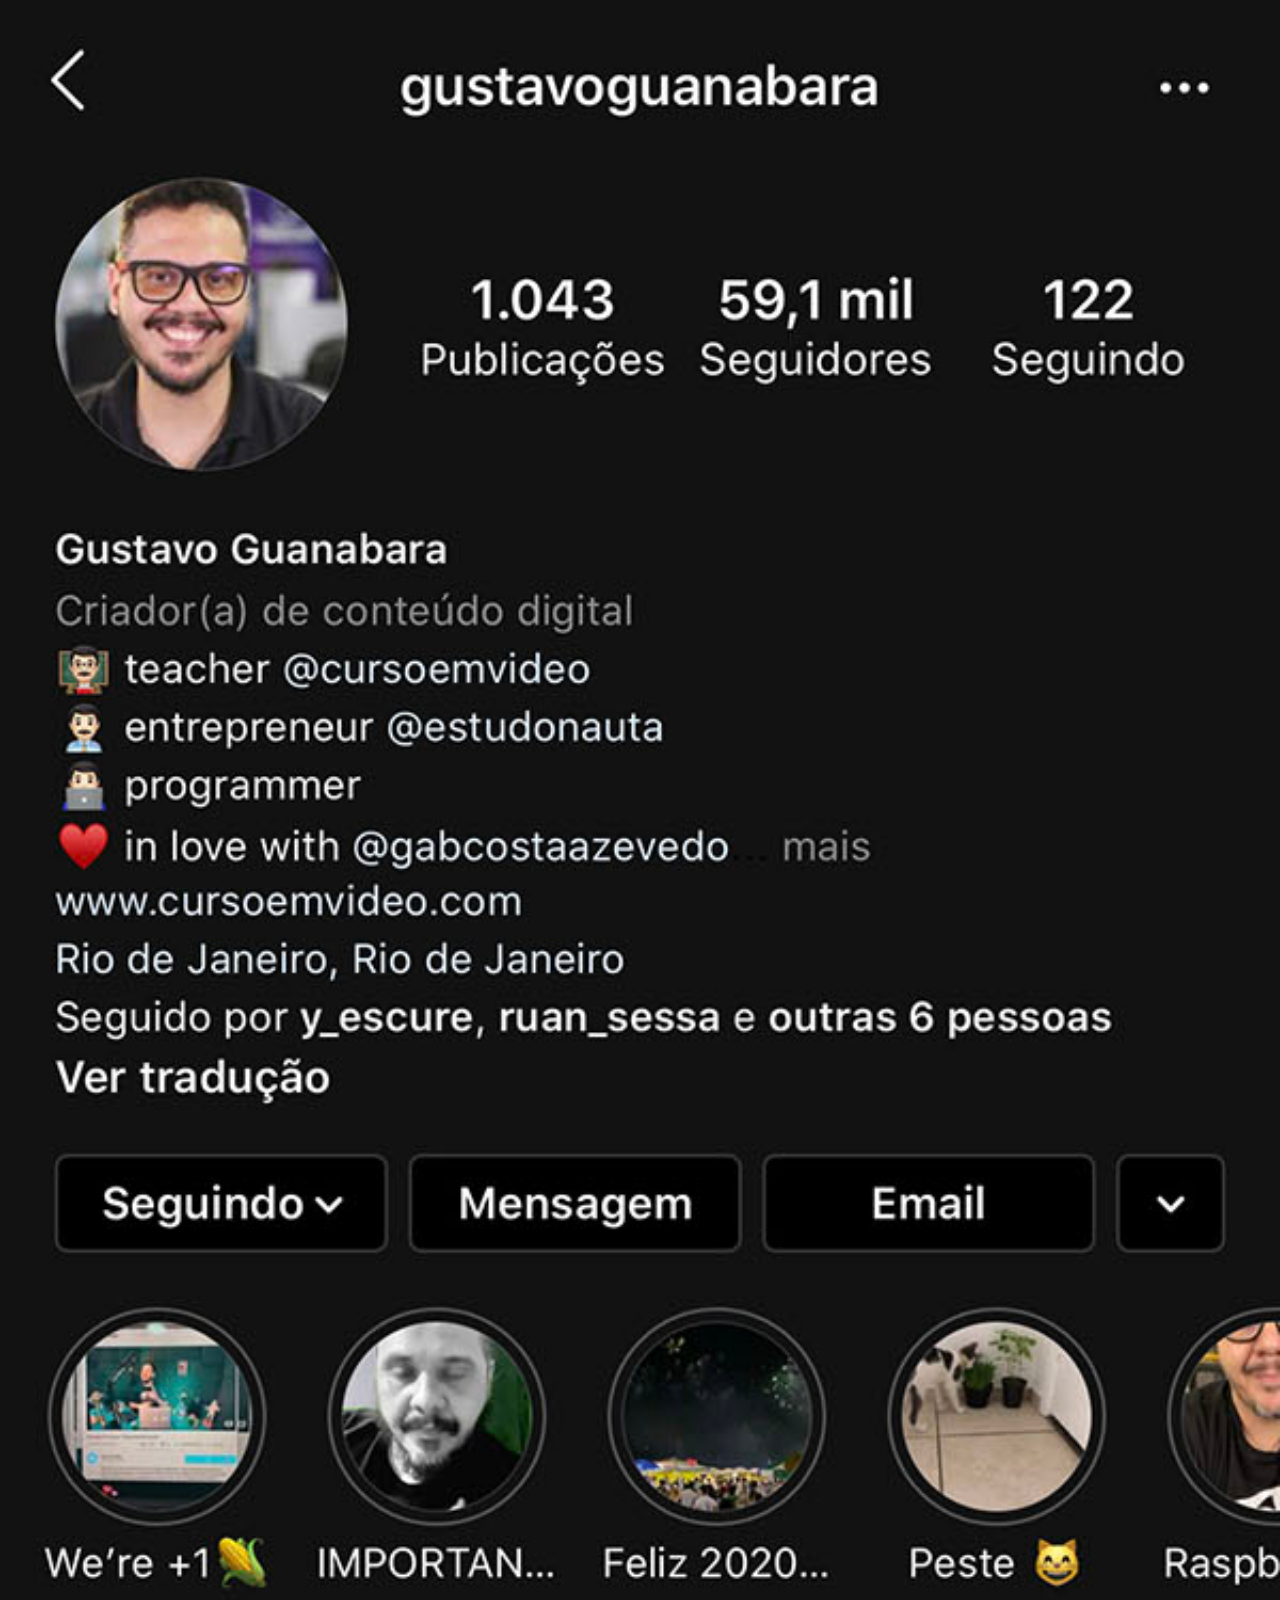
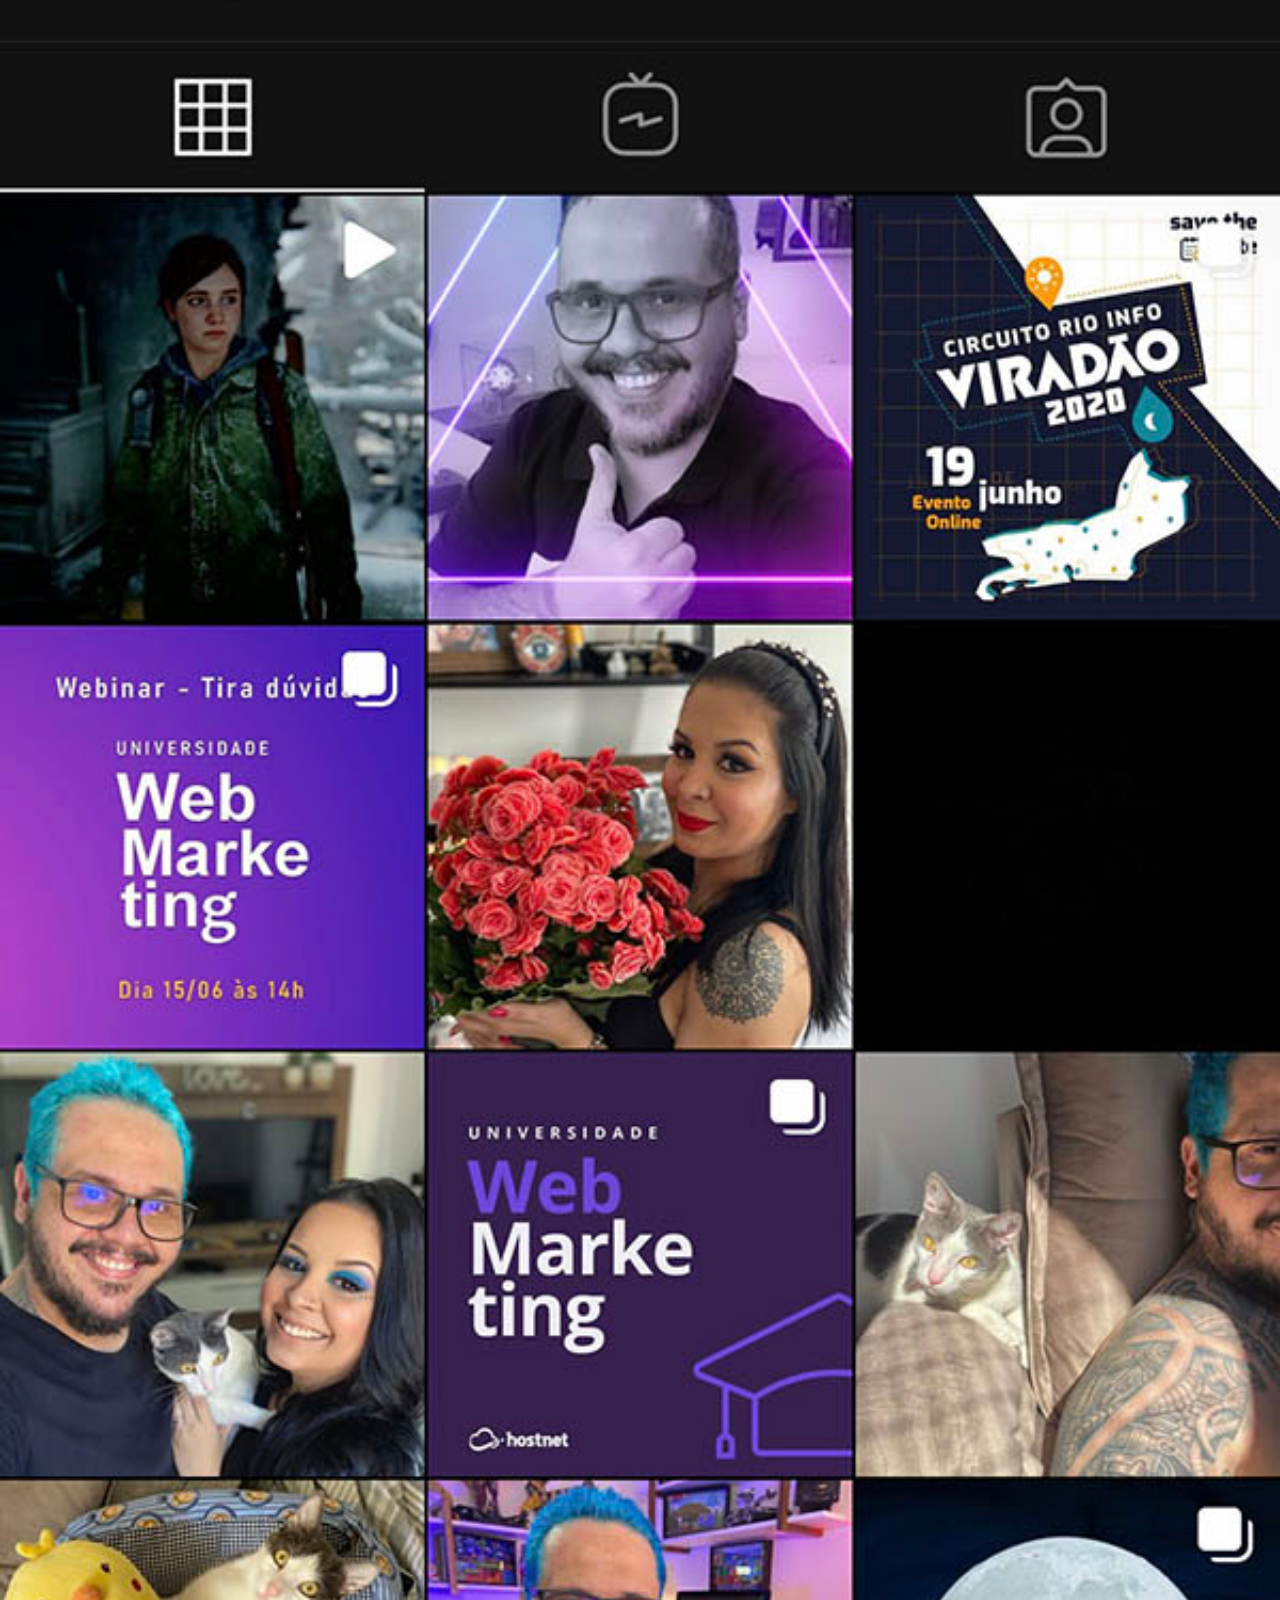
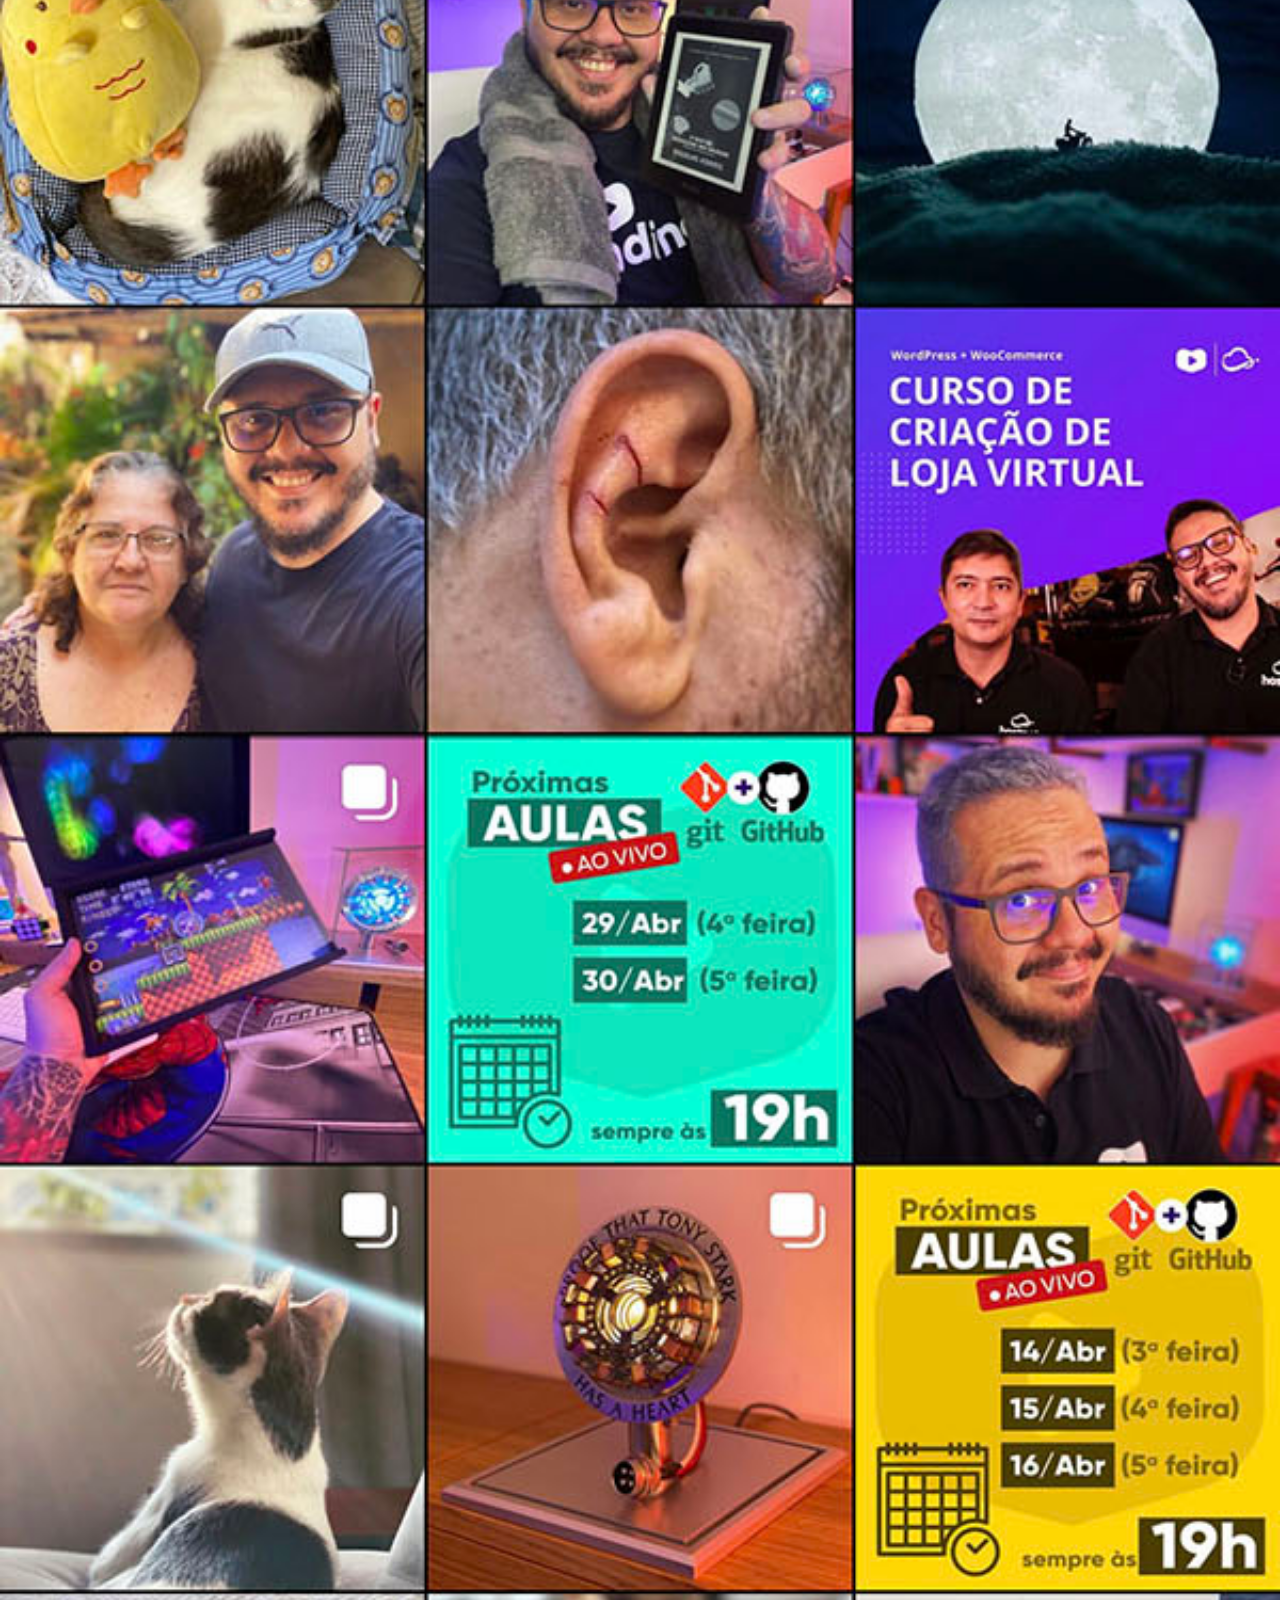
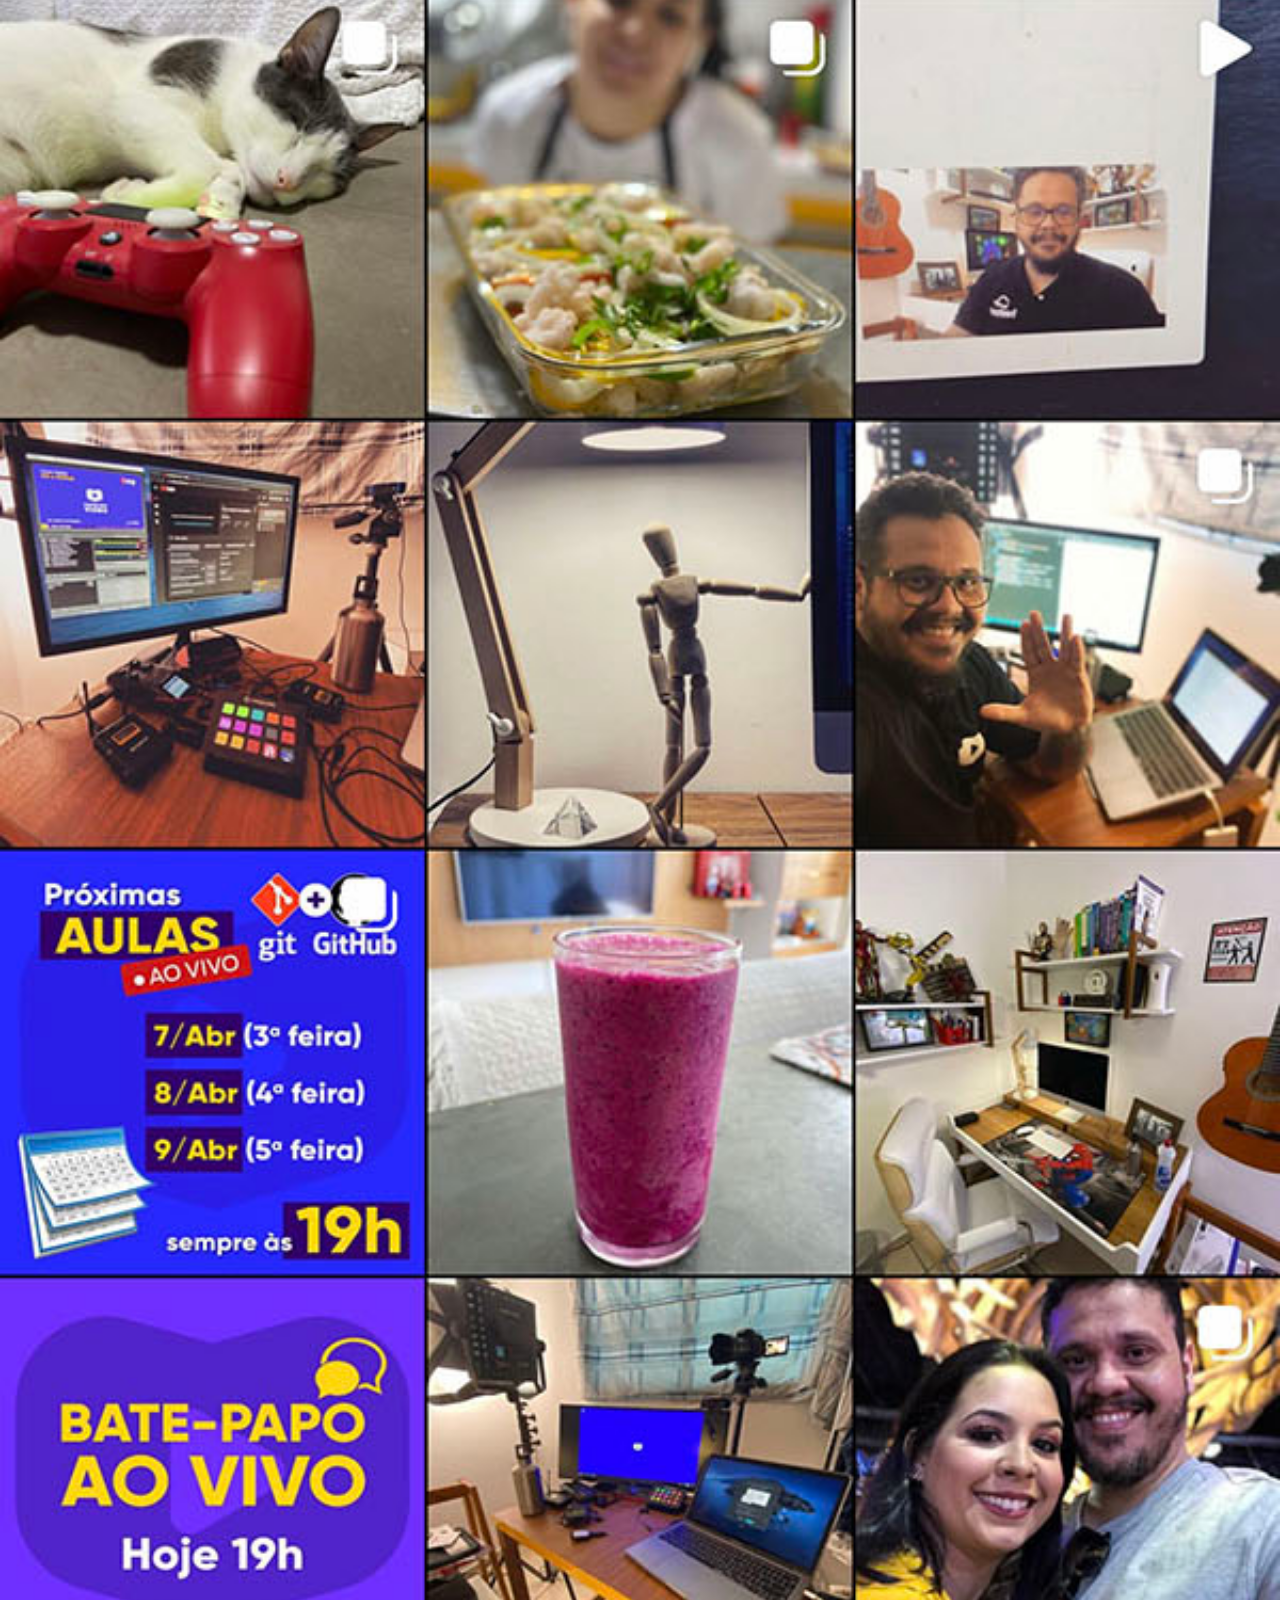
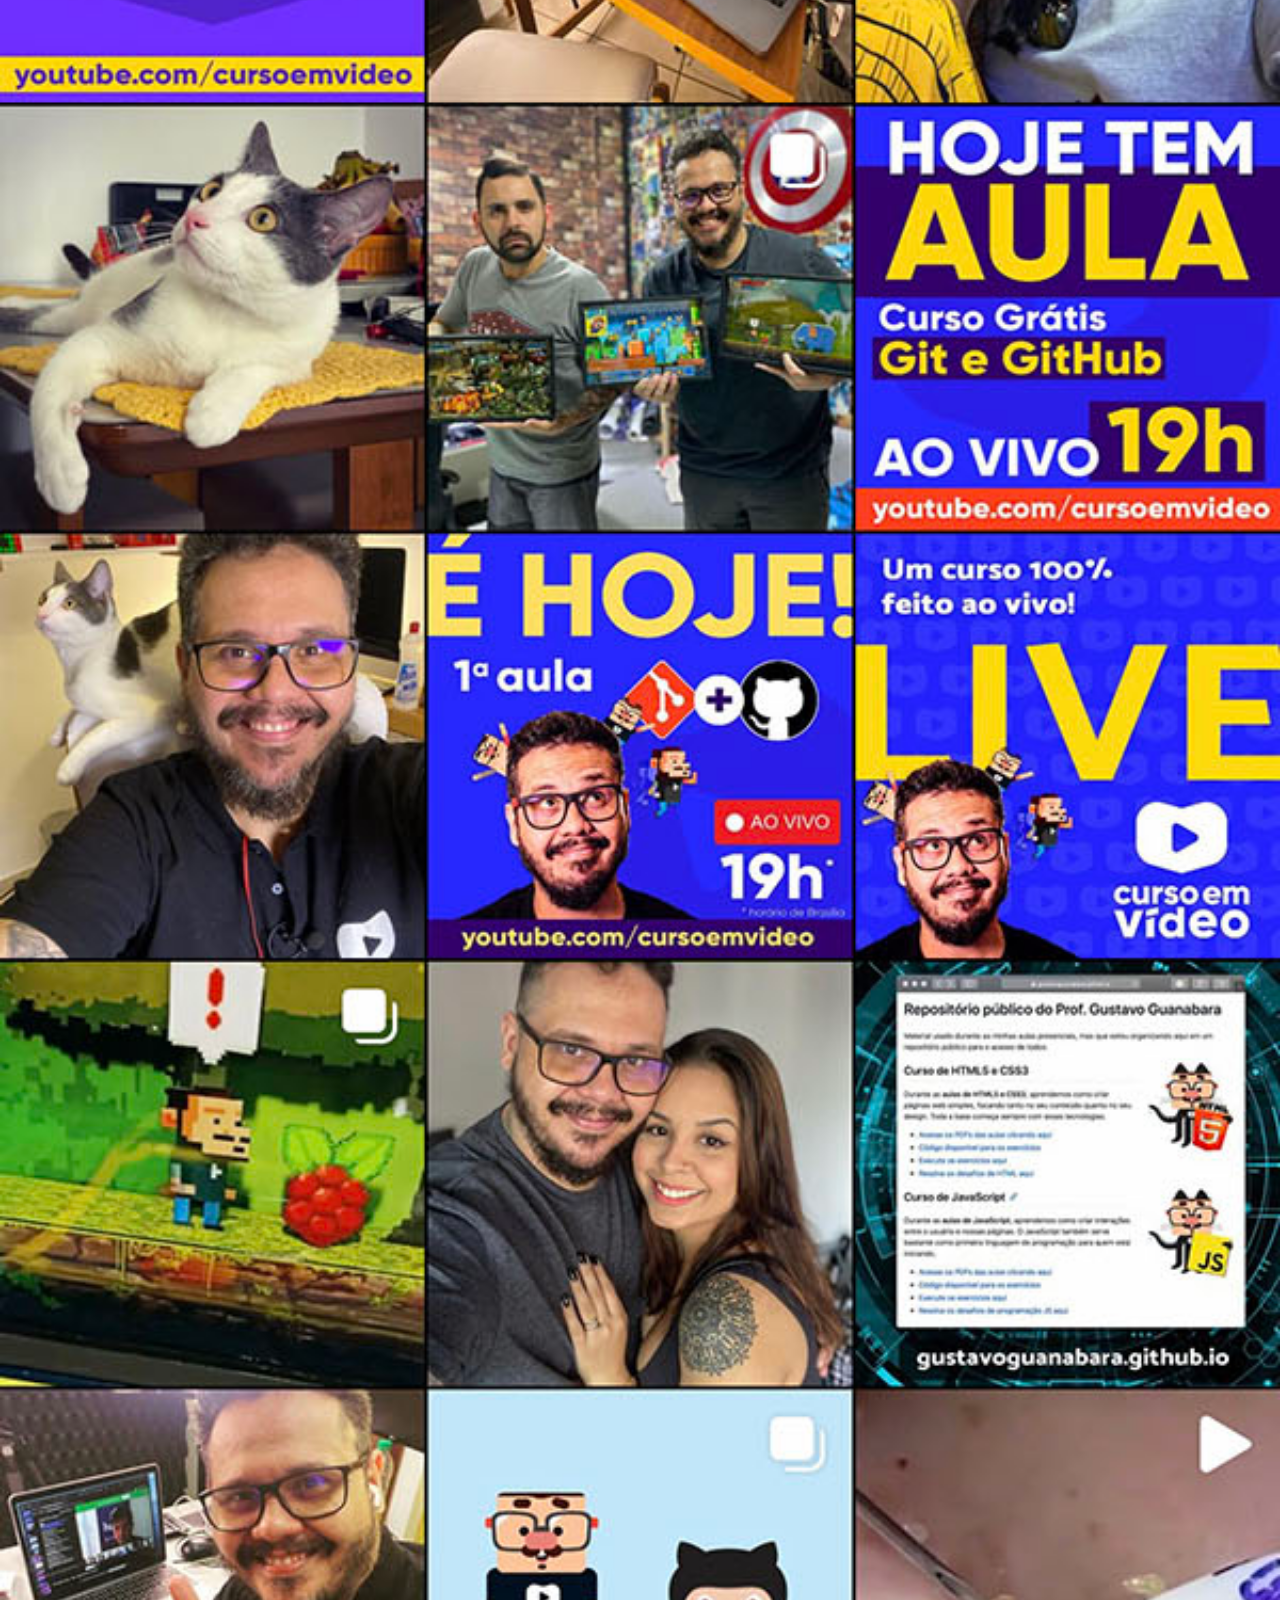
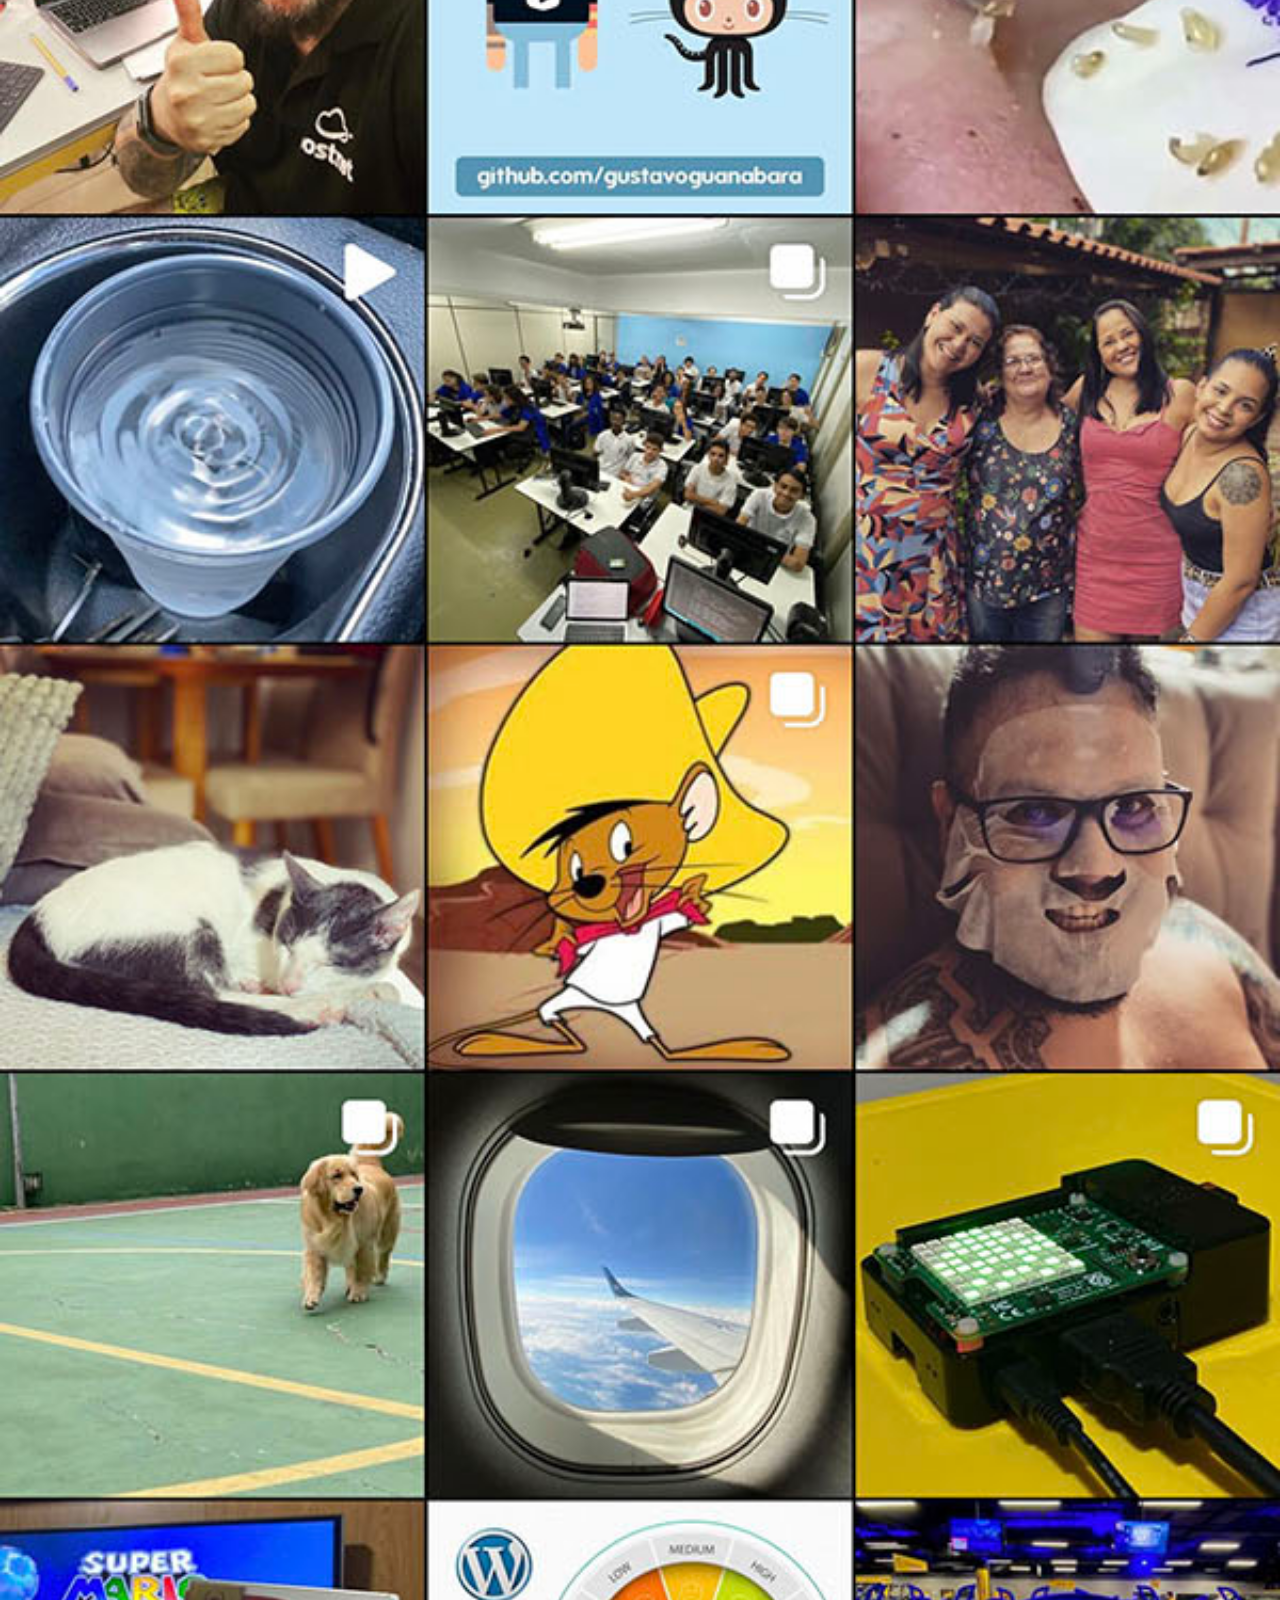
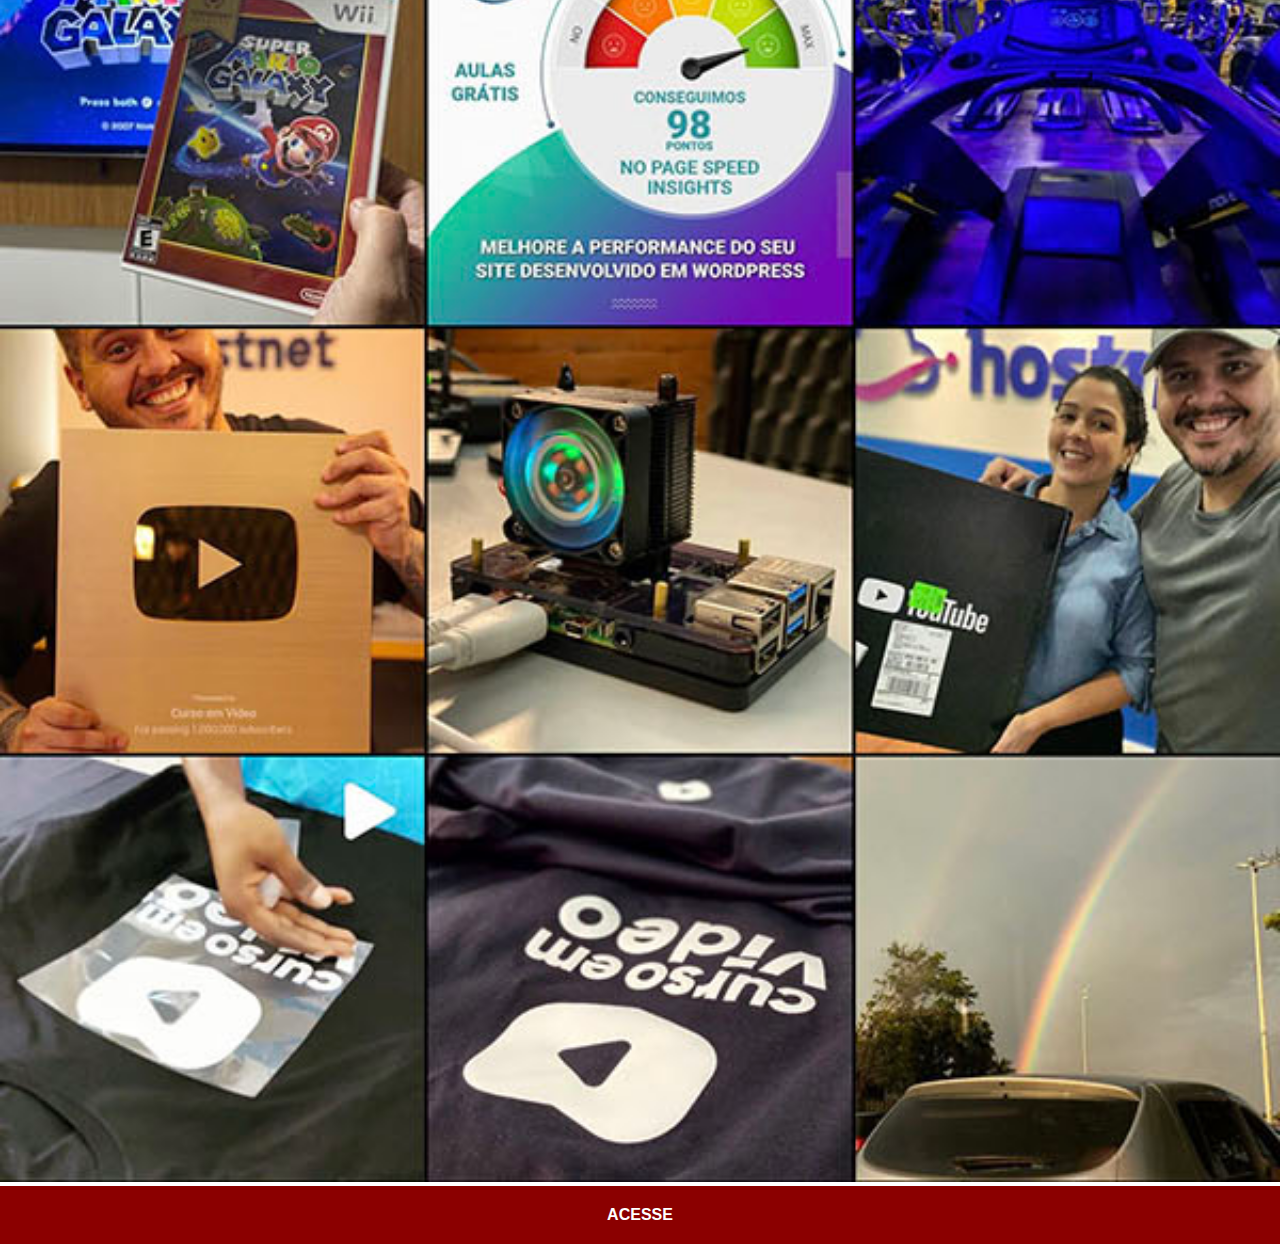
<file: instagram.html>
<!DOCTYPE html>
<html lang="pt-br">
<head>
    <meta charset="UTF-8">
    <meta name="viewport" content="width=device-width, initial-scale=1.0">
    <title>Document</title>
    <link rel="stylesheet" href="estilos/social.css">
</head>
<body>
    <img src="imagens/tela-instagram.jpg" alt="Instagram">
    <a href="https://www.instagram.com/gustavoguanabara/" target="_blank">ACESSE</a>
</body>
</html>
</file>
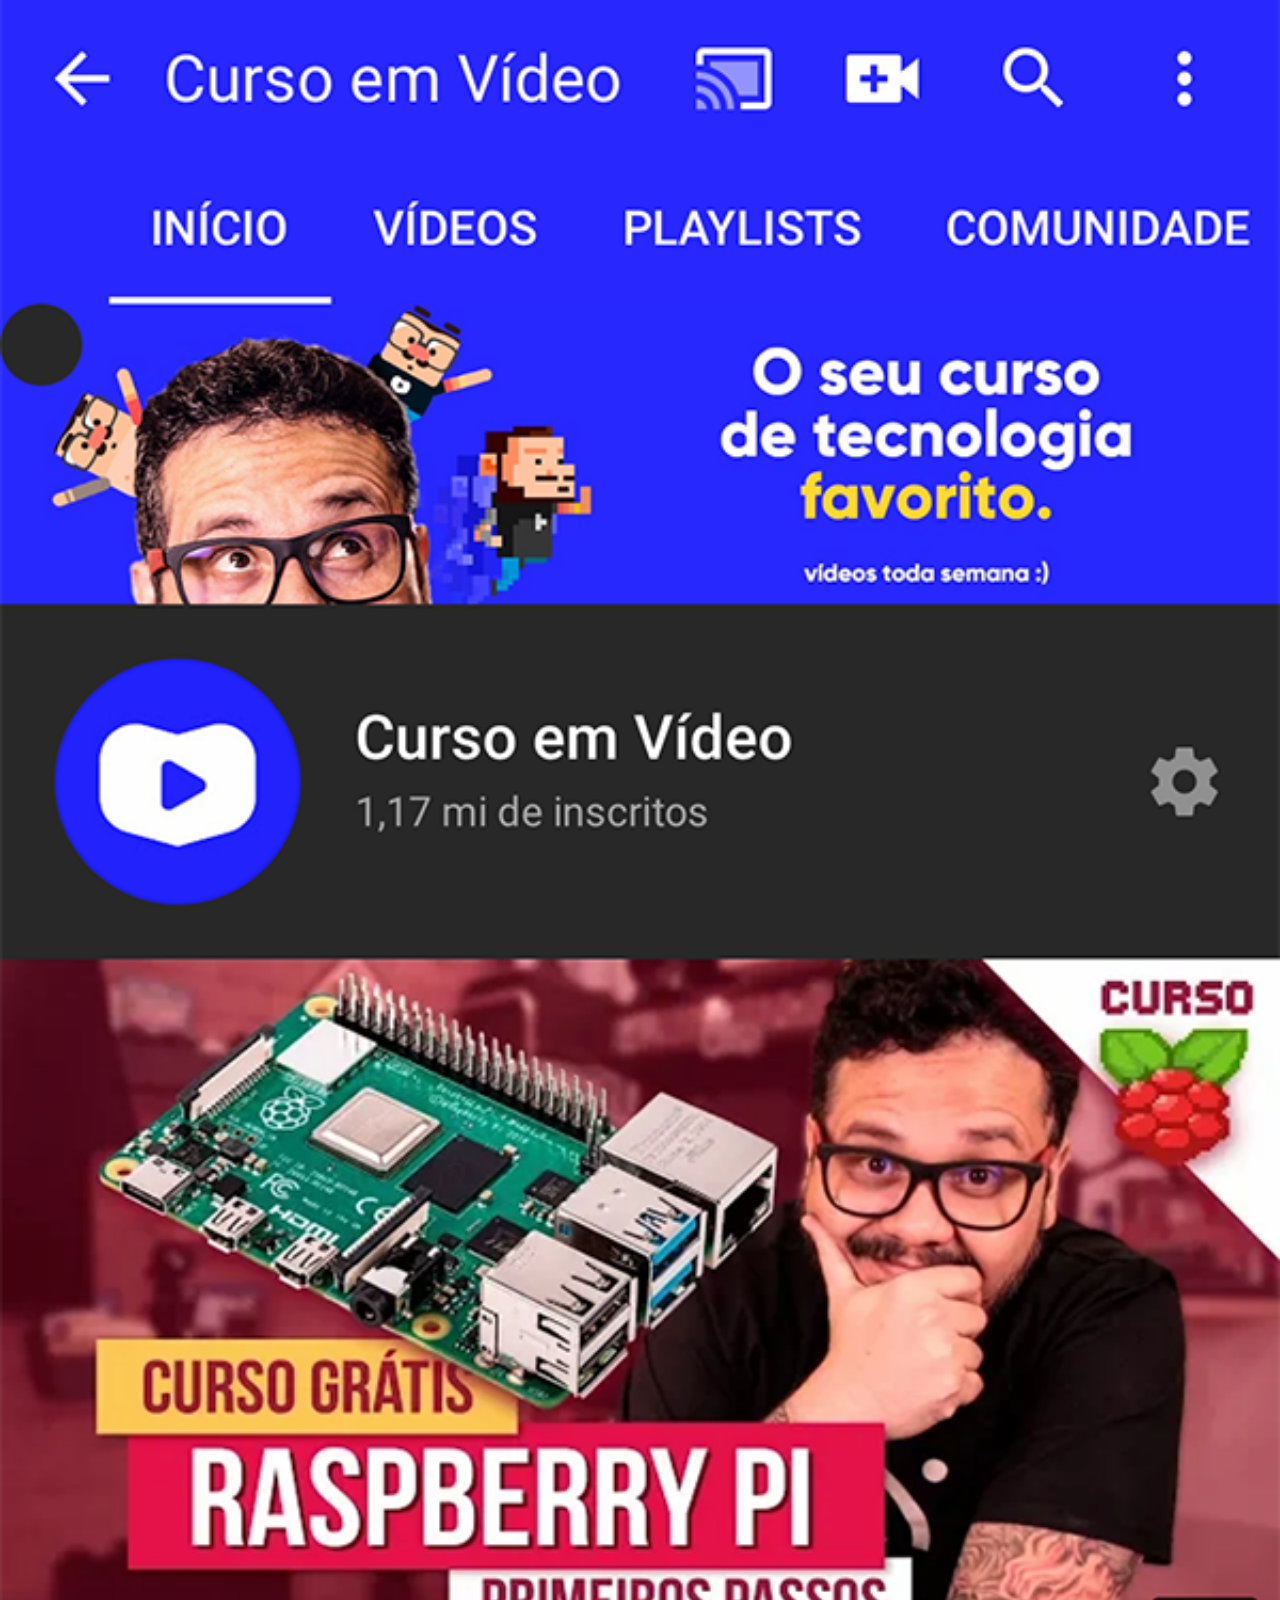
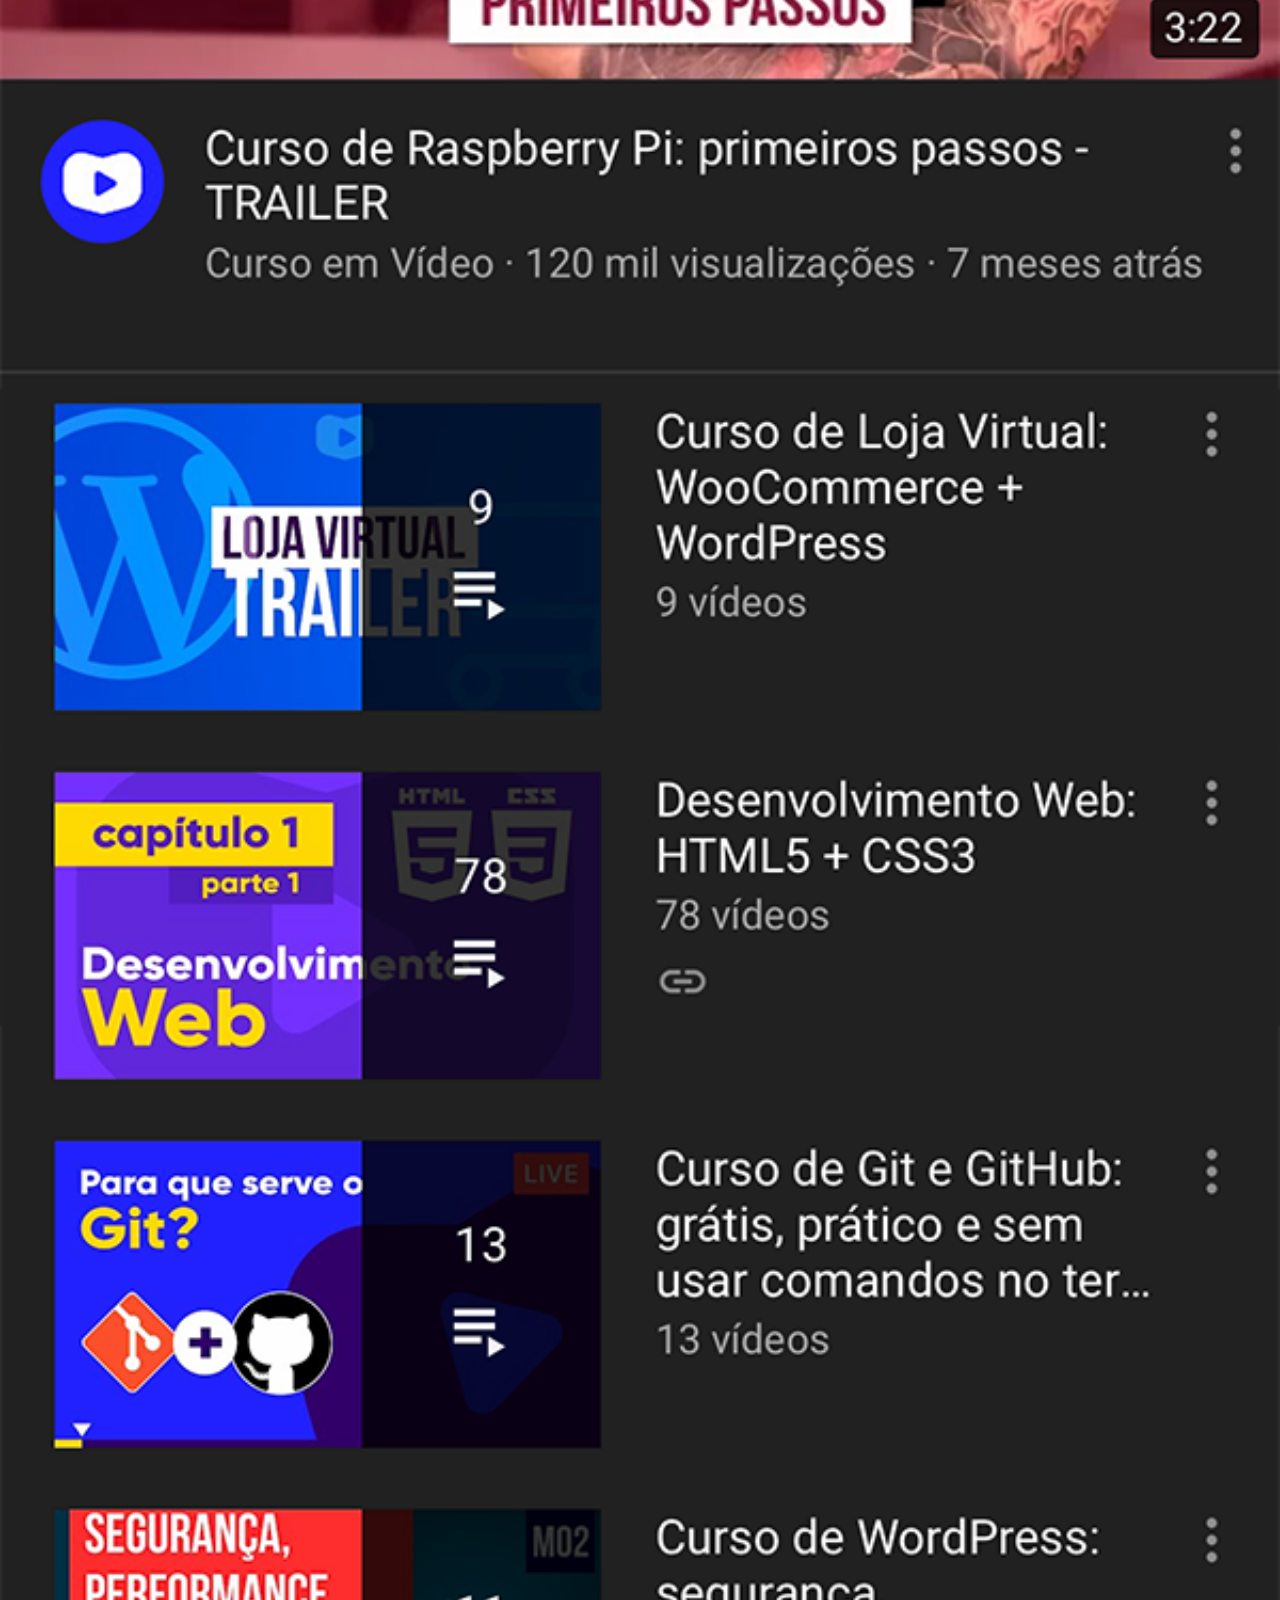
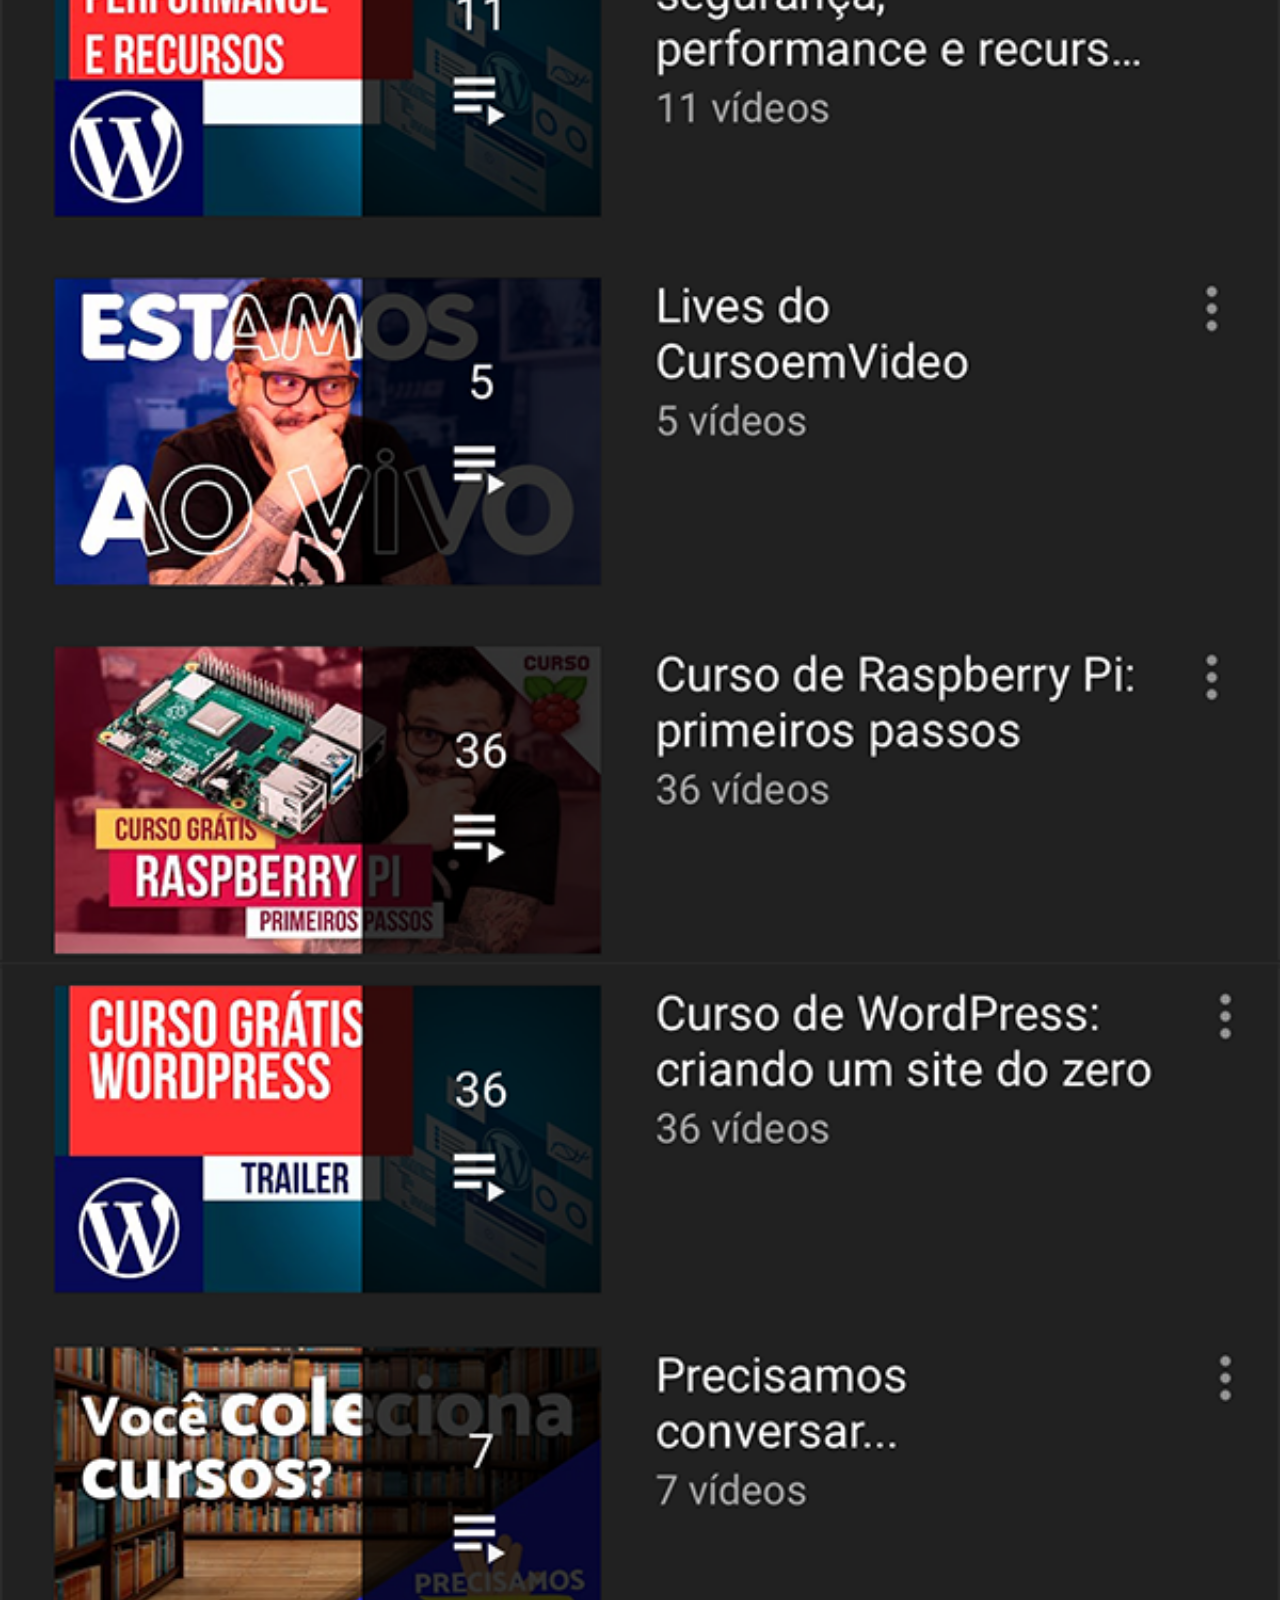
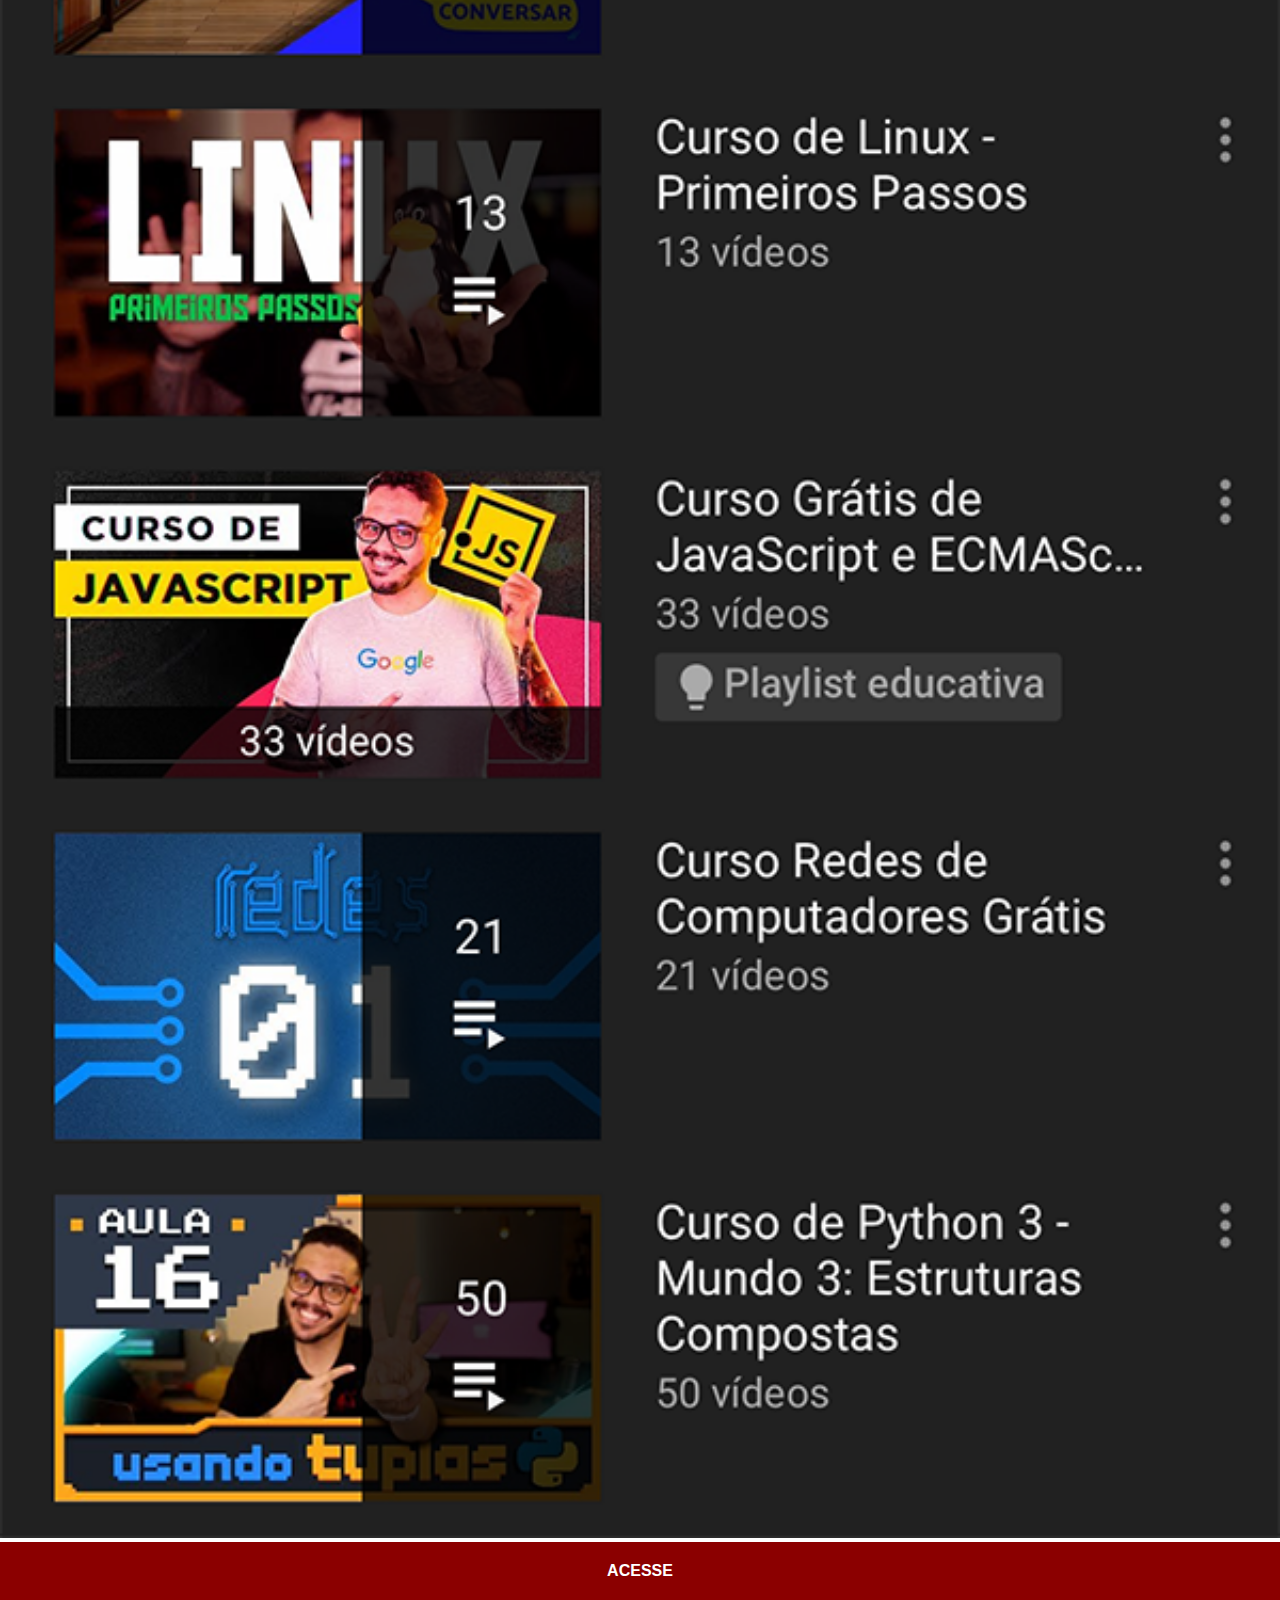
<file: youtube.html>
<!DOCTYPE html>
<html lang="pt-br">
<head>
    <meta charset="UTF-8">
    <meta name="viewport" content="width=device-width, initial-scale=1.0">
    <title>Youtube</title>
    <link rel="stylesheet" href="estilos/social.css">
</head>
<body>
    <img src="imagens/tela-youtube.png" alt="Youtube">
    <a href="https://www.youtube.com/c/CursoemV%C3%ADdeo/playlists" target="_blank">ACESSE</a>
</body>
</html>
</file>
<file: estilos/social.css>
@charset "UTF-8";

*{
            margin: 0px;
            padding: 0px;
            font-family: Arial, Helvetica, sans-serif;
        }

        img{
            width: 100vw;
        }

        /*Remove a rolagem lateral*/
        ::-webkit-scrollbar{
            width: 0px;
            height: 0px;
        }

        a {
            display: block;
            background: darkred;
            color: white;
            padding: 20px;
            text-align: center;
            font-weight: bolder;
            text-decoration: none;
        }

        a:hover{
            background: red;
        }
</file>
<file: estilos/style.css>
@charset "UTF-8"; /* Define o padrão de codificação do arquivo CSS para UTF-8 */

/* Reset básico para remover margens e paddings padrão */
* {
    margin: 0px; /* Remove margens padrão */
    padding: 0px; /* Remove paddings padrão */
    font-family: Arial, Helvetica, sans-serif; /* Define a fonte padrão para toda a página */
}

/* Define que HTML e BODY ocuparão 100% da altura e largura da tela */
html, body {
    height: 100vh; /* Altura total da janela de visualização */
    width: 100vw;  /* Largura total da janela de visualização */
}

/* Estilo do corpo da página */
body {
    background: url("/imagens/fundo-madeira.jpg") no-repeat top center; /* Define imagem de fundo sem repetição e centralizada no topo */
    background-size: cover; /* Faz a imagem cobrir toda a área visível */
    background-attachment: fixed; /* Fixa a imagem ao fundo para efeito parallax */
}

/* Container principal */
main {
    height: 100vh; /* Ocupa 100% da altura da viewport */
    position: relative; /* Define referência para posicionamento absoluto dos elementos internos */
}

/* Seção que representa a tela do telefone */
section#telefone {
    position: absolute; /* Permite posicionar a seção em relação ao MAIN */
    top: 50%; /* Move o topo do elemento para 50% da altura do MAIN */
    left: 50%; /* Move a esquerda do elemento para 50% da largura do MAIN */
    transform: translate(-50%, -50%); /* Centraliza o elemento no eixo X e Y */

    height: 627px; /* Altura fixa da imagem do iPhone */
    width: 311px; /* Largura fixa da imagem do iPhone */
    background: url('/imagens/frame-iphone.png') no-repeat; /* Define imagem do frame do iPhone sem repetição */
}

iframe#tela{
    position: relative;
    top: 80px;
    left: 22px;
    width: 267px;
    height: 471px;
}

section#redes-sociais {
    text-align: right; /*Faz o menu dos botões ficar do lado direito da tela*/
    margin-right: 20px; /*Cria um espaço lateral entre os botões e a beira da tela a direita*/
}

section#redes-sociais img {
    width: 50px; /*Tamanho dos botões*/
    margin: 10px; /*Separa os botões*/
    border-radius: 50px; /*Faz os botões ficar redondo*/
    box-shadow: 2px 2px 5px rgba(0, 0, 0, 0.404); /*Cria um sombra nos botões*/
    box-sizing: border-box; /*Faz a borda fazer parte da caixa*/
}

/*Ao passar o mouse*/
section#redes-sociais img:hover{
    border: 2px solid rgba(255, 255, 255, 0.63); /*Cria uma borda*/
    transform: translate(-3px, -3px); /* Move o elemento 3px para a esquerda e 3px para cima */
    box-shadow: 5px 5px 10px rgba(0, 0, 0, 0.623); /* Adiciona uma sombra ao elemento com deslocamento de 5px em X, 5px em Y, e um blur de 10px (corrigido de "10x" para "10px")*/
    transition: transform 0.5s, border 1s; /* Aplica uma transição suave de 0,5s quando a propriedade "transform" mudar (por exemplo, em hover) */
}
</file>
